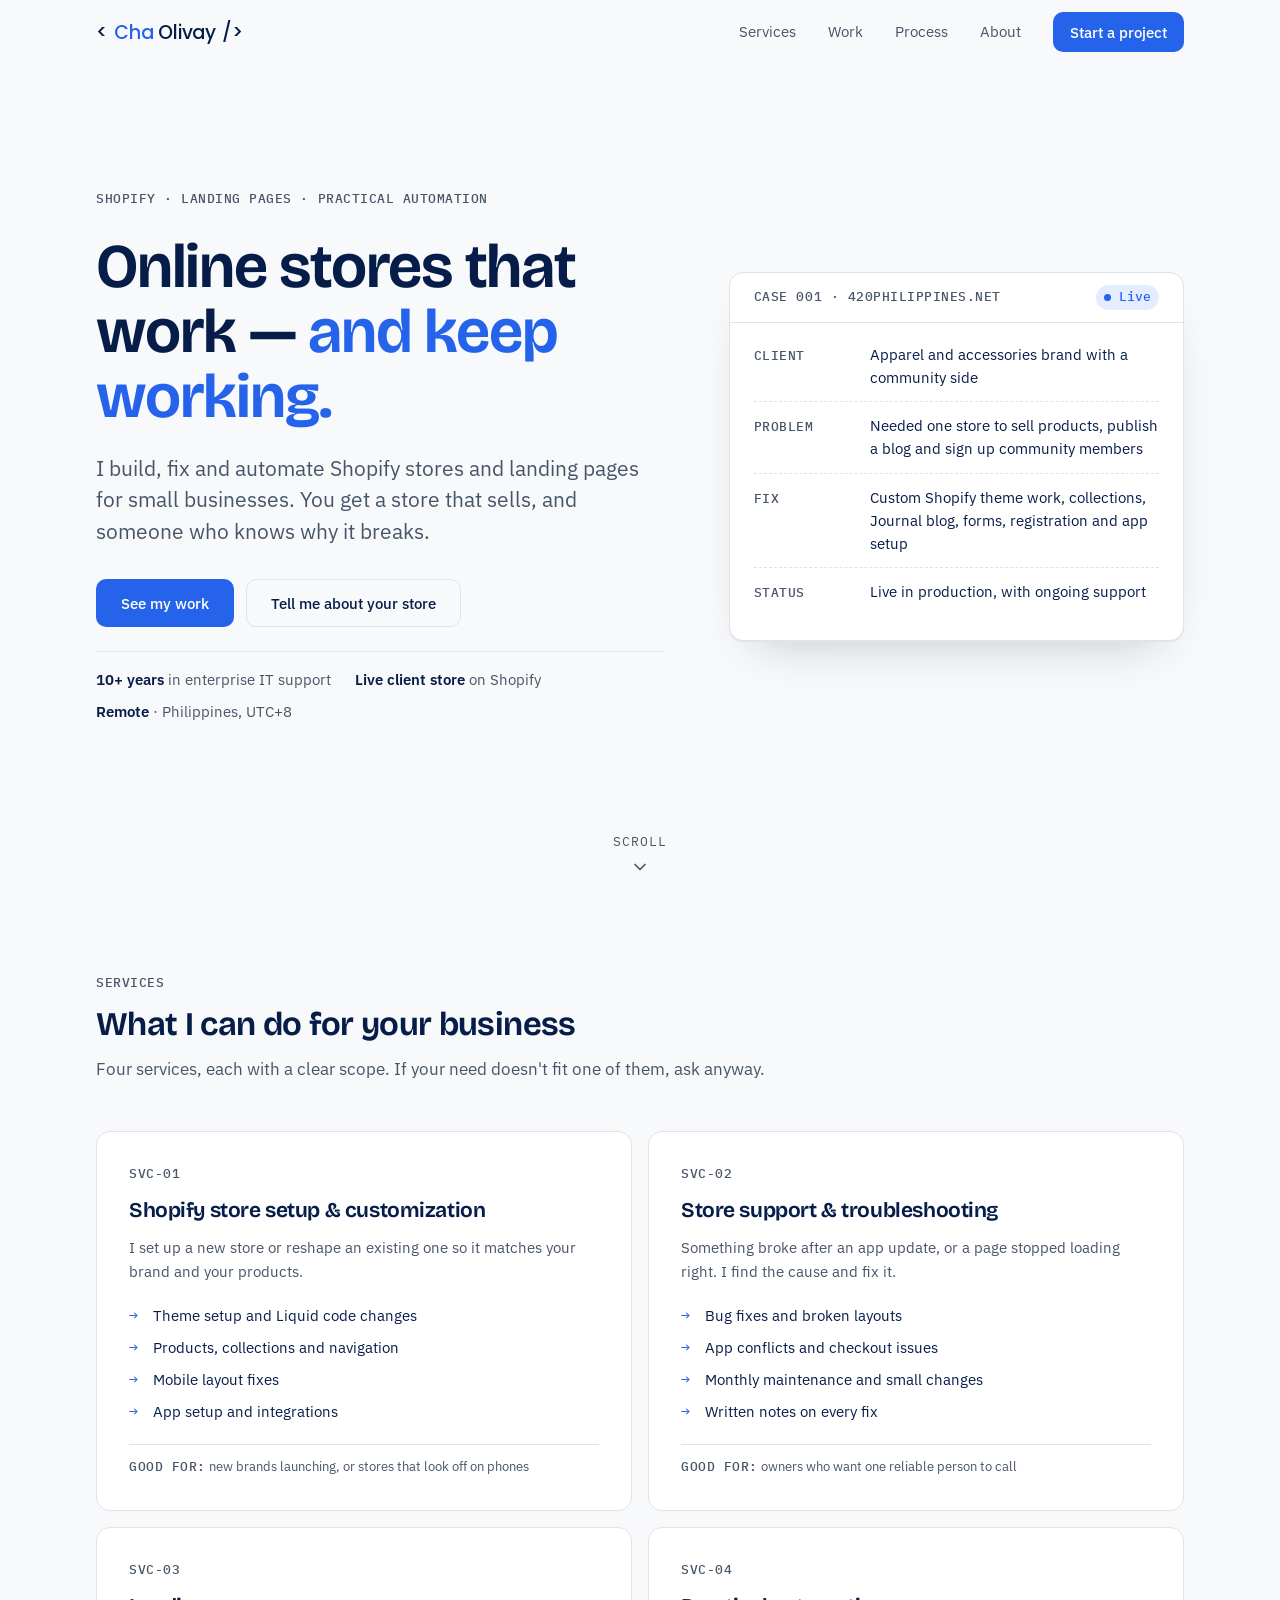
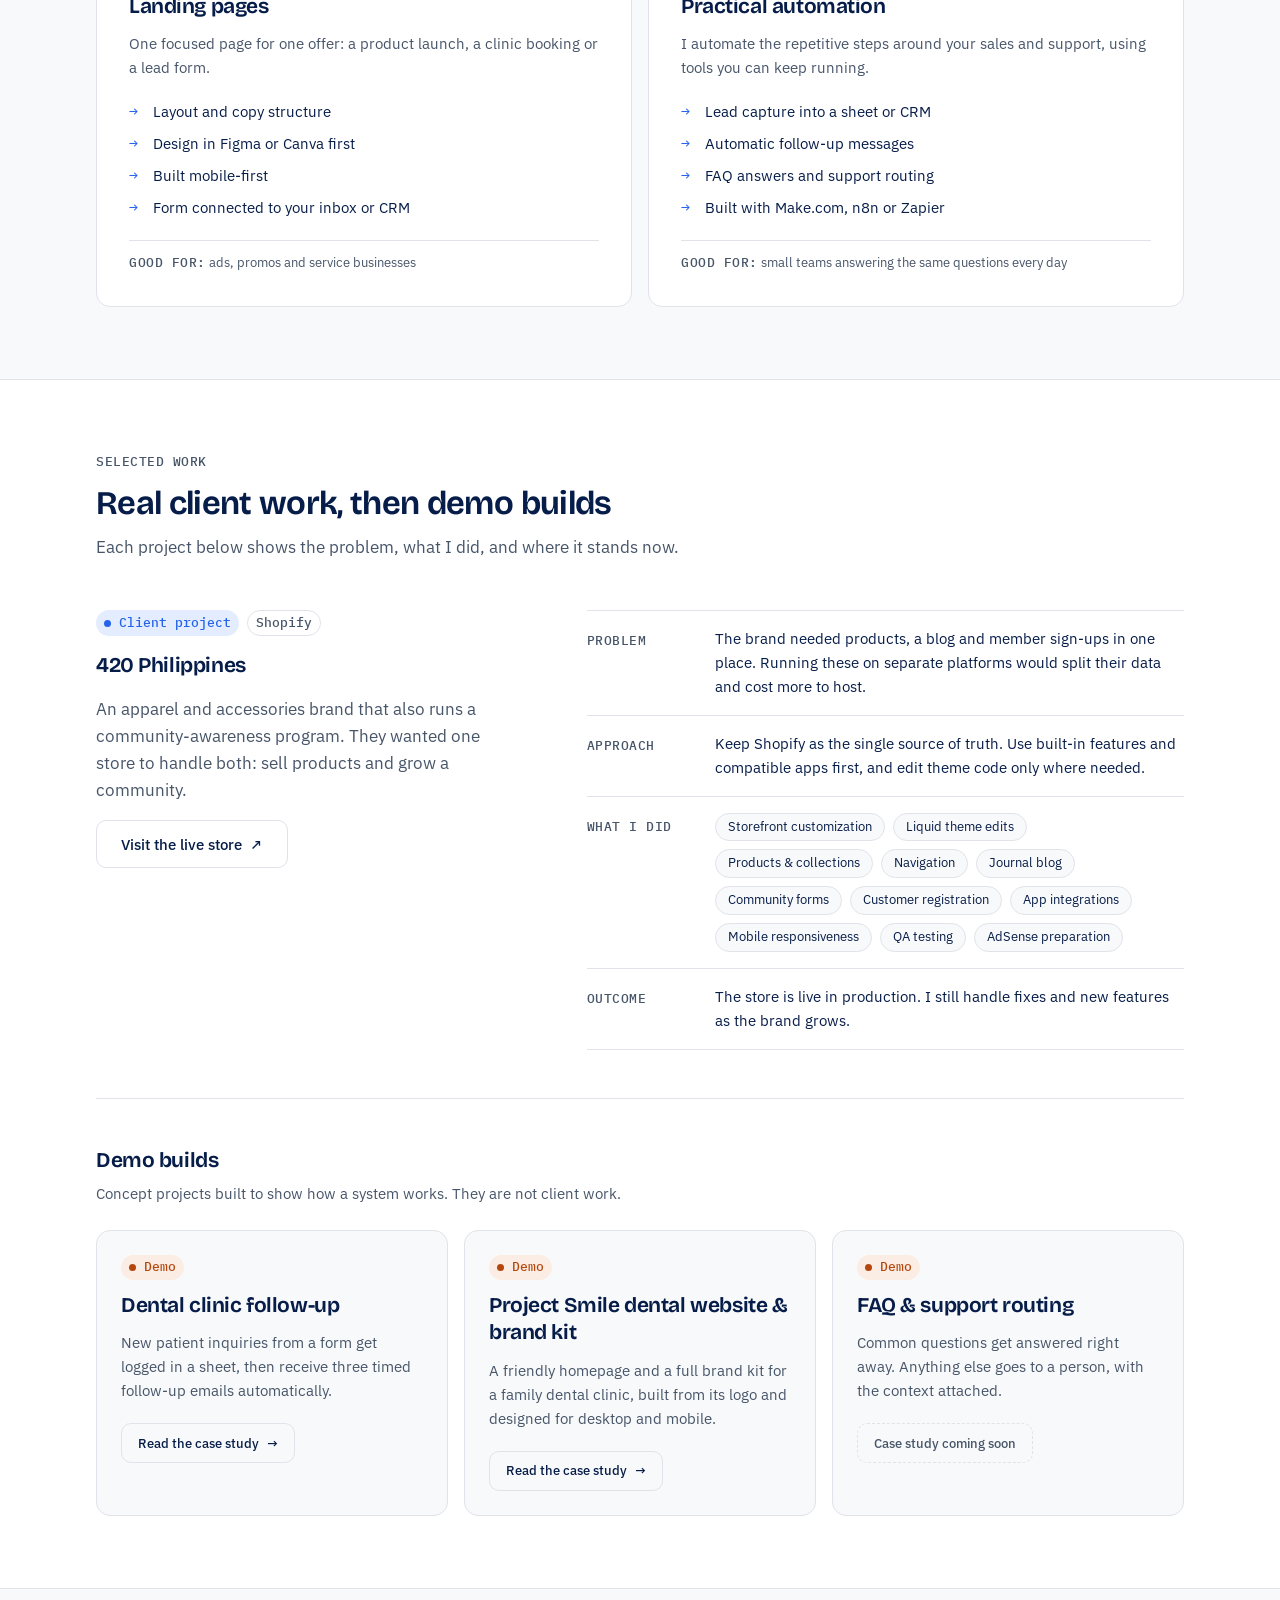
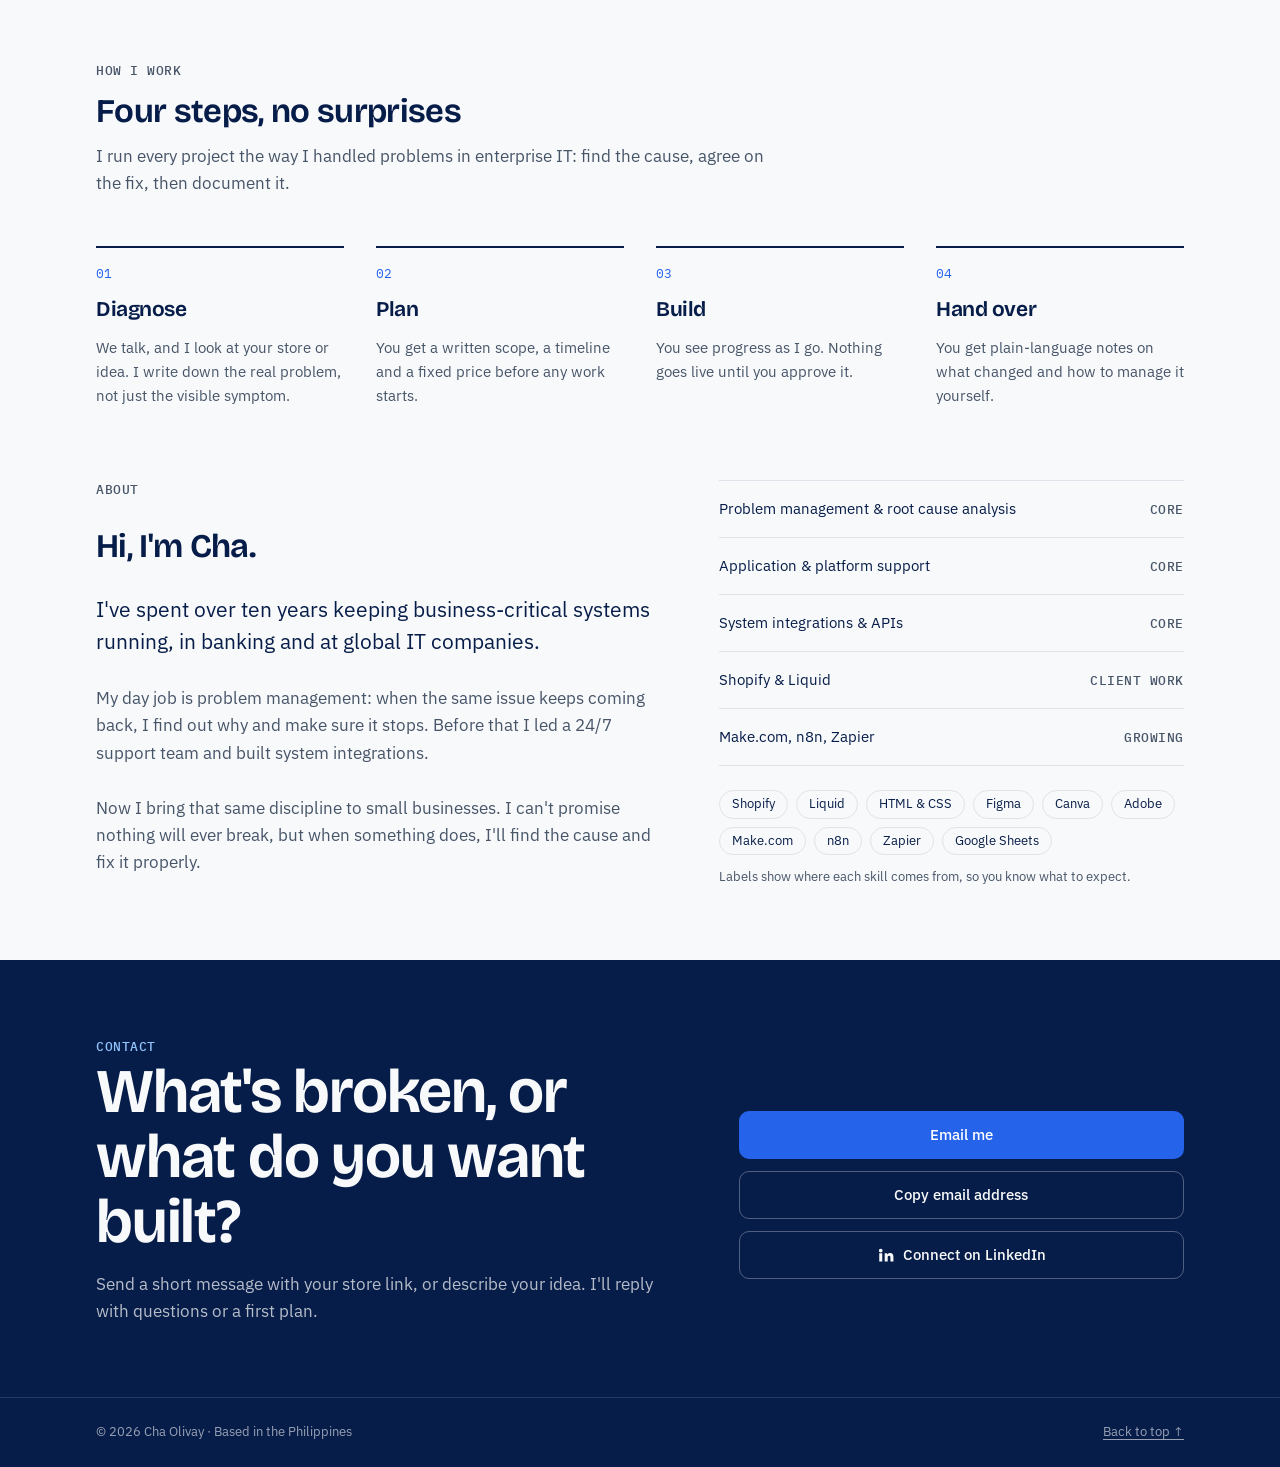
<file: index.html>
<!doctype html>
<html lang="en">
<head>
  <meta charset="utf-8">
  <meta name="viewport" content="width=device-width, initial-scale=1">
  <title>Cha Olivay — Shopify & Ecommerce Systems</title>
  <meta name="description" content="Cha Olivay builds, fixes and automates Shopify stores and landing pages for small businesses. Based in the Philippines, working with clients remotely.">
  <meta property="og:title" content="Cha Olivay — Shopify & Ecommerce Systems">
  <meta property="og:description" content="Shopify stores and landing pages that work — and keep working.">
  <meta property="og:type" content="website">
  <link rel="icon" type="image/svg+xml" href="assets/img/favicon.svg">
  <meta name="theme-color" content="#071D49">
  <link rel="preconnect" href="https://fonts.googleapis.com">
  <link rel="preconnect" href="https://fonts.gstatic.com" crossorigin>
  <link href="https://fonts.googleapis.com/css2?family=Bricolage+Grotesque:opsz,wght@12..96,500;12..96,650&family=IBM+Plex+Mono:wght@400;500&family=IBM+Plex+Sans:ital,wght@0,400;0,500;0,600;1,400&family=Poppins:wght@500&display=swap" rel="stylesheet">

  <link rel="stylesheet" href="assets/css/site.css?v=6">
</head>

<body>
  <a class="skip" href="#main">Skip to content</a>

  <!-- ============================== HEADER ============================== -->
  <header class="site-header" id="top">
    <div class="wrap">
      <a class="logo" href="#top" aria-label="Cha Olivay, back to top">
        <span class="logo-br" aria-hidden="true">&lt;</span>
        <span><span class="logo-first">Cha</span> Olivay</span>
        <span class="logo-br" aria-hidden="true">/&gt;</span>
      </a>

      <button class="nav-toggle" type="button" aria-expanded="false" aria-controls="site-nav" aria-label="Open menu">
        <svg viewBox="0 0 24 24" fill="none" stroke="currentColor" stroke-width="2" stroke-linecap="round" aria-hidden="true">
          <path class="icon-open" d="M4 7h16M4 12h16M4 17h16"/>
        </svg>
      </button>

      <nav class="site-nav" id="site-nav" aria-label="Main">
        <ul>
          <li><a href="#services">Services</a></li>
          <li><a href="#work">Work</a></li>
          <li><a href="#process">Process</a></li>
          <li><a href="#about">About</a></li>
          <li class="nav-cta"><a class="btn btn--primary" href="#contact">Start a project</a></li>
        </ul>
      </nav>
    </div>
  </header>

  <main id="main">

    <!-- ============================== HERO ============================== -->
    <section class="hero hero--full" aria-labelledby="hero-title">
      <div class="wrap hero-grid">
        <div class="hero-copy">
          <span class="label">Shopify · Landing pages · Practical automation</span>
          <h1 id="hero-title">Online stores that work — <em>and keep working.</em></h1>
          <p class="hero-lede">
            I build, fix and automate Shopify stores and landing pages for small businesses.
            You get a store that sells, and someone who knows why it breaks.
          </p>
          <div class="hero-actions">
            <a class="btn btn--primary" href="#work">See my work</a>
            <a class="btn btn--ghost" href="#contact">Tell me about your store</a>
          </div>
          <ul class="hero-facts">
            <li><strong>10+ years</strong> in enterprise IT support</li>
            <li><strong>Live client store</strong> on Shopify</li>
            <li><strong>Remote</strong> · Philippines, UTC+8</li>
          </ul>
        </div>

        <!-- Signature element: work shown as a resolved case file -->
        <article class="casefile reveal" aria-label="Featured case: 420 Philippines">
          <div class="casefile-top">
            <span class="label">Case 001 · 420philippines.net</span>
            <span class="tag">Live</span>
          </div>
          <dl>
            <div class="row">
              <dt class="label">Client</dt>
              <dd>Apparel and accessories brand with a community side</dd>
            </div>
            <div class="row">
              <dt class="label">Problem</dt>
              <dd>Needed one store to sell products, publish a blog and sign up community members</dd>
            </div>
            <div class="row">
              <dt class="label">Fix</dt>
              <dd>Custom Shopify theme work, collections, Journal blog, forms, registration and app setup</dd>
            </div>
            <div class="row">
              <dt class="label">Status</dt>
              <dd>Live in production, with ongoing support</dd>
            </div>
          </dl>
        </article>
      </div>
      <a class="scroll-cue" href="#services">
        Scroll
        <svg viewBox="0 0 24 24" fill="none" stroke="currentColor" stroke-width="2" stroke-linecap="round" stroke-linejoin="round" aria-hidden="true"><path d="M6 9l6 6 6-6"/></svg>
      </a>
    </section>

    <!-- ============================== SERVICES ============================== -->
    <section id="services" aria-labelledby="services-title">
      <div class="wrap">
        <header class="section-head reveal">
          <span class="label">Services</span>
          <h2 id="services-title">What I can do for your business</h2>
          <p>Four services, each with a clear scope. If your need doesn't fit one of them, ask anyway.</p>
        </header>

        <ul class="services-list">
          <li class="service reveal">
            <span class="label">SVC-01</span>
            <h3>Shopify store setup &amp; customization</h3>
            <p>I set up a new store or reshape an existing one so it matches your brand and your products.</p>
            <ul>
              <li>Theme setup and Liquid code changes</li>
              <li>Products, collections and navigation</li>
              <li>Mobile layout fixes</li>
              <li>App setup and integrations</li>
            </ul>
            <p class="good-for"><b>Good for:</b> new brands launching, or stores that look off on phones</p>
          </li>

          <li class="service reveal">
            <span class="label">SVC-02</span>
            <h3>Store support &amp; troubleshooting</h3>
            <p>Something broke after an app update, or a page stopped loading right. I find the cause and fix it.</p>
            <ul>
              <li>Bug fixes and broken layouts</li>
              <li>App conflicts and checkout issues</li>
              <li>Monthly maintenance and small changes</li>
              <li>Written notes on every fix</li>
            </ul>
            <p class="good-for"><b>Good for:</b> owners who want one reliable person to call</p>
          </li>

          <li class="service reveal">
            <span class="label">SVC-03</span>
            <h3>Landing pages</h3>
            <p>One focused page for one offer: a product launch, a clinic booking or a lead form.</p>
            <ul>
              <li>Layout and copy structure</li>
              <li>Design in Figma or Canva first</li>
              <li>Built mobile-first</li>
              <li>Form connected to your inbox or CRM</li>
            </ul>
            <p class="good-for"><b>Good for:</b> ads, promos and service businesses</p>
          </li>

          <li class="service reveal">
            <span class="label">SVC-04</span>
            <h3>Practical automation</h3>
            <p>I automate the repetitive steps around your sales and support, using tools you can keep running.</p>
            <ul>
              <li>Lead capture into a sheet or CRM</li>
              <li>Automatic follow-up messages</li>
              <li>FAQ answers and support routing</li>
              <li>Built with Make.com, n8n or Zapier</li>
            </ul>
            <p class="good-for"><b>Good for:</b> small teams answering the same questions every day</p>
          </li>
        </ul>
      </div>
    </section>

    <!-- ============================== WORK ============================== -->
    <section id="work" class="work" aria-labelledby="work-title">
      <div class="wrap">
        <header class="section-head reveal">
          <span class="label">Selected work</span>
          <h2 id="work-title">Real client work, then demo builds</h2>
          <p>Each project below shows the problem, what I did, and where it stands now.</p>
        </header>

        <!-- Case study: 420 Philippines -->
        <article class="case reveal" aria-labelledby="case-420">
          <div class="case-intro">
            <div class="case-meta">
              <span class="tag">Client project</span>
              <span class="tag tag--muted">Shopify</span>
            </div>
            <h3 id="case-420">420 Philippines</h3>
            <p>
              An apparel and accessories brand that also runs a community-awareness program.
              They wanted one store to handle both: sell products and grow a community.
            </p>
            <div>
              <a class="btn btn--ghost" href="https://420philippines.net" target="_blank" rel="noopener">
                Visit the live store <span aria-hidden="true">↗</span>
              </a>
            </div>
          </div>

          <ol class="case-steps">
            <li>
              <span class="label">Problem</span>
              <p>The brand needed products, a blog and member sign-ups in one place. Running these on separate platforms would split their data and cost more to host.</p>
            </li>
            <li>
              <span class="label">Approach</span>
              <p>Keep Shopify as the single source of truth. Use built-in features and compatible apps first, and edit theme code only where needed.</p>
            </li>
            <li>
              <span class="label">What I did</span>
              <div class="chips" role="list">
                <span class="chip" role="listitem">Storefront customization</span>
                <span class="chip" role="listitem">Liquid theme edits</span>
                <span class="chip" role="listitem">Products &amp; collections</span>
                <span class="chip" role="listitem">Navigation</span>
                <span class="chip" role="listitem">Journal blog</span>
                <span class="chip" role="listitem">Community forms</span>
                <span class="chip" role="listitem">Customer registration</span>
                <span class="chip" role="listitem">App integrations</span>
                <span class="chip" role="listitem">Mobile responsiveness</span>
                <span class="chip" role="listitem">QA testing</span>
                <span class="chip" role="listitem">AdSense preparation</span>
              </div>
            </li>
            <li>
              <span class="label">Outcome</span>
              <p>The store is live in production. I still handle fixes and new features as the brand grows.</p>
            </li>
          </ol>
        </article>

        <!-- Demo builds -->
        <div class="demos-head reveal">
          <h3>Demo builds</h3>
          <p>Concept projects built to show how a system works. They are not client work.</p>
        </div>

        <ul class="demos">
          <li class="demo reveal">
            <span class="tag tag--open">Demo</span>
            <h3>Dental clinic follow-up</h3>
            <p>New patient inquiries from a form get logged in a sheet, then receive three timed follow-up emails automatically.</p>
            <a class="btn btn--ghost" href="dental.html">Read the case study <span aria-hidden="true">→</span></a>
          </li>
          <li class="demo reveal">
            <span class="tag tag--open">Demo</span>
            <h3>Project Smile dental website &amp; brand kit</h3>
            <p>A friendly homepage and a full brand kit for a family dental clinic, built from its logo and designed for desktop and mobile.</p>
            <a class="btn btn--ghost" href="project-smile.html">Read the case study <span aria-hidden="true">→</span></a>
          </li>
          <li class="demo reveal">
            <span class="tag tag--open">Demo</span>
            <h3>FAQ &amp; support routing</h3>
            <p>Common questions get answered right away. Anything else goes to a person, with the context attached.</p>
            <a class="btn btn--ghost" aria-disabled="true" role="link">Case study coming soon</a>
          </li>
        </ul>
      </div>
    </section>

    <!-- ============================== PROCESS ============================== -->
    <section id="process" aria-labelledby="process-title">
      <div class="wrap">
        <header class="section-head reveal">
          <span class="label">How I work</span>
          <h2 id="process-title">Four steps, no surprises</h2>
          <p>I run every project the way I handled problems in enterprise IT: find the cause, agree on the fix, then document it.</p>
        </header>

        <ol class="steps">
          <li class="step reveal">
            <span class="num">01</span>
            <h3>Diagnose</h3>
            <p>We talk, and I look at your store or idea. I write down the real problem, not just the visible symptom.</p>
          </li>
          <li class="step reveal">
            <span class="num">02</span>
            <h3>Plan</h3>
            <p>You get a written scope, a timeline and a fixed price before any work starts.</p>
          </li>
          <li class="step reveal">
            <span class="num">03</span>
            <h3>Build</h3>
            <p>You see progress as I go. Nothing goes live until you approve it.</p>
          </li>
          <li class="step reveal">
            <span class="num">04</span>
            <h3>Hand over</h3>
            <p>You get plain-language notes on what changed and how to manage it yourself.</p>
          </li>
        </ol>
      </div>
    </section>

    <!-- ============================== ABOUT ============================== -->
    <section class="section--flush-top" id="about" aria-labelledby="about-title">
      <div class="wrap about-grid">
        <div class="about-copy reveal">
          <span class="label">About</span>
          <h2 id="about-title">Hi, I'm Cha.</h2>
          <p>
            I've spent over ten years keeping business-critical systems running, in banking
            and at global IT companies.
          </p>
          <p>
            My day job is problem management: when the same issue keeps coming back,
            I find out why and make sure it stops. Before that I led a 24/7 support team
            and built system integrations.
          </p>
          <p>
            Now I bring that same discipline to small businesses. I can't promise nothing
            will ever break, but when something does, I'll find the cause and fix it properly.
          </p>
        </div>

        <div class="reveal">
          <ul class="ledger" aria-label="Background">
            <li><span>Problem management &amp; root cause analysis</span><span class="label">Core</span></li>
            <li><span>Application &amp; platform support</span><span class="label">Core</span></li>
            <li><span>System integrations &amp; APIs</span><span class="label">Core</span></li>
            <li><span>Shopify &amp; Liquid</span><span class="label">Client work</span></li>
            <li><span>Make.com, n8n, Zapier</span><span class="label">Growing</span></li>
          </ul>
          <div class="tools" aria-label="Tools I use">
            <span class="chip">Shopify</span>
            <span class="chip">Liquid</span>
            <span class="chip">HTML &amp; CSS</span>
            <span class="chip">Figma</span>
            <span class="chip">Canva</span>
            <span class="chip">Adobe</span>
            <span class="chip">Make.com</span>
            <span class="chip">n8n</span>
            <span class="chip">Zapier</span>
            <span class="chip">Google Sheets</span>
          </div>
          <p class="tools-note">Labels show where each skill comes from, so you know what to expect.</p>
        </div>
      </div>
    </section>

    <!-- ============================== CONTACT ============================== -->
    <section id="contact" class="contact" aria-labelledby="contact-title">
      <div class="wrap contact-grid">
        <div class="reveal">
          <span class="label">Contact</span>
          <h2 id="contact-title">What's broken, or what do you want built?</h2>
          <p>
            Send a short message with your store link, or describe your idea.
            I'll reply with questions or a first plan.
          </p>
        </div>

        <div class="contact-actions reveal">
          <!-- Email: one place to change the address -->
          <a class="btn btn--primary" id="email-me" data-email="cfolivay@gmail.com"
             href="mailto:cfolivay@gmail.com?subject=Project%20inquiry"
             aria-expanded="false" aria-controls="email-options">
            Email me
          </a>

          <!-- Shown when "Email me" is clicked: pick the email app you use -->
          <div class="email-options" id="email-options" hidden>
            <p class="email-options-label">Open a new message in:</p>
            <div class="email-options-row">
              <a class="btn btn--ghost btn--sm" id="email-gmail" target="_blank" rel="noopener">Gmail</a>
              <a class="btn btn--ghost btn--sm" id="email-outlook" target="_blank" rel="noopener">Outlook</a>
              <a class="btn btn--ghost btn--sm" id="email-default">Mail app</a>
            </div>
          </div>

          <button class="btn btn--ghost" type="button" id="copy-email">Copy email address</button>

          <a class="btn btn--ghost" href="https://linkedin.com/in/cfolivay" target="_blank" rel="noopener">
            <svg class="btn-icon" viewBox="0 0 24 24" aria-hidden="true" fill="currentColor"><path d="M4.98 3.5a2.5 2.5 0 1 1 0 5 2.5 2.5 0 0 1 0-5zM3 9.75h4v11H3v-11zm6.5 0h3.8v1.5h.06c.53-.95 1.83-1.95 3.77-1.95 4.03 0 4.77 2.5 4.77 5.76v5.69h-4v-5.05c0-1.2-.02-2.75-1.7-2.75-1.7 0-1.95 1.3-1.95 2.66v5.14h-4v-11z"/></svg>
            Connect on LinkedIn
          </a>

          <p class="copy-status" id="copy-status" role="status" aria-live="polite"></p>
        </div>
      </div>
    </section>
  </main>

  <!-- ============================== FOOTER ============================== -->
  <footer class="site-footer">
    <div class="wrap">
      <span>© <span id="year">2026</span> Cha Olivay · Based in the Philippines</span>
      <a href="#top">Back to top ↑</a>
    </div>
  </footer>

  <script src="assets/js/site.js?v=6"></script>
  <script>
    (function () {
      // Copy email, with clear success and failure messages
      var copyBtn = document.getElementById('copy-email');
      var status = document.getElementById('copy-status');
      var email = document.querySelector('[data-email]').getAttribute('data-email');
      var showStatus = function (msg, ok) {
        status.textContent = msg;
        status.className = 'copy-status ' + (ok ? 'is-ok' : 'is-error');
        clearTimeout(showStatus.t);
        showStatus.t = setTimeout(function () { status.textContent = ''; }, 4000);
      };
      // Fallback for older browsers without the Clipboard API
      var legacyCopy = function (text) {
        var ta = document.createElement('textarea');
        ta.value = text; ta.setAttribute('readonly', '');
        ta.style.position = 'fixed'; ta.style.opacity = '0';
        document.body.appendChild(ta); ta.select();
        var ok = false;
        try { ok = document.execCommand('copy'); } catch (e) { ok = false; }
        document.body.removeChild(ta);
        return ok;
      };
      copyBtn.addEventListener('click', function () {
        var done = function () { showStatus('Copied: ' + email, true); };
        var fail = function () { showStatus("Couldn't copy. My email is " + email, false); };
        if (navigator.clipboard && window.isSecureContext) {
          navigator.clipboard.writeText(email).then(done, function () {
            legacyCopy(email) ? done() : fail();
          });
        } else {
          legacyCopy(email) ? done() : fail();
        }
      });

      // "Email me": open a pre-filled new message in the visitor's email app
      var subject = 'Project inquiry';
      var body = 'Hi Cha,\n\n' +
                 'Store or website link (if any):\n' +
                 'What I need help with:\n' +
                 'Timeline:\n\n' +
                 'Thanks,\n';
      var enc = encodeURIComponent;
      document.getElementById('email-gmail').href =
        'https://mail.google.com/mail/?view=cm&fs=1&to=' + enc(email) + '&su=' + enc(subject) + '&body=' + enc(body);
      document.getElementById('email-outlook').href =
        'https://outlook.office.com/mail/deeplink/compose?to=' + enc(email) + '&subject=' + enc(subject) + '&body=' + enc(body);
      document.getElementById('email-default').href =
        'mailto:' + email + '?subject=' + enc(subject) + '&body=' + enc(body);

      // Without JS, "Email me" stays a plain mailto link. With JS, it toggles the options.
      var emailBtn = document.getElementById('email-me');
      var emailOptions = document.getElementById('email-options');
      emailBtn.addEventListener('click', function (e) {
        e.preventDefault();
        var open = emailOptions.hidden;
        emailOptions.hidden = !open;
        emailBtn.setAttribute('aria-expanded', String(open));
        if (open) document.getElementById('email-gmail').focus({ preventScroll: true });
      });
    })();
  </script>
</body>
</html>
</file>
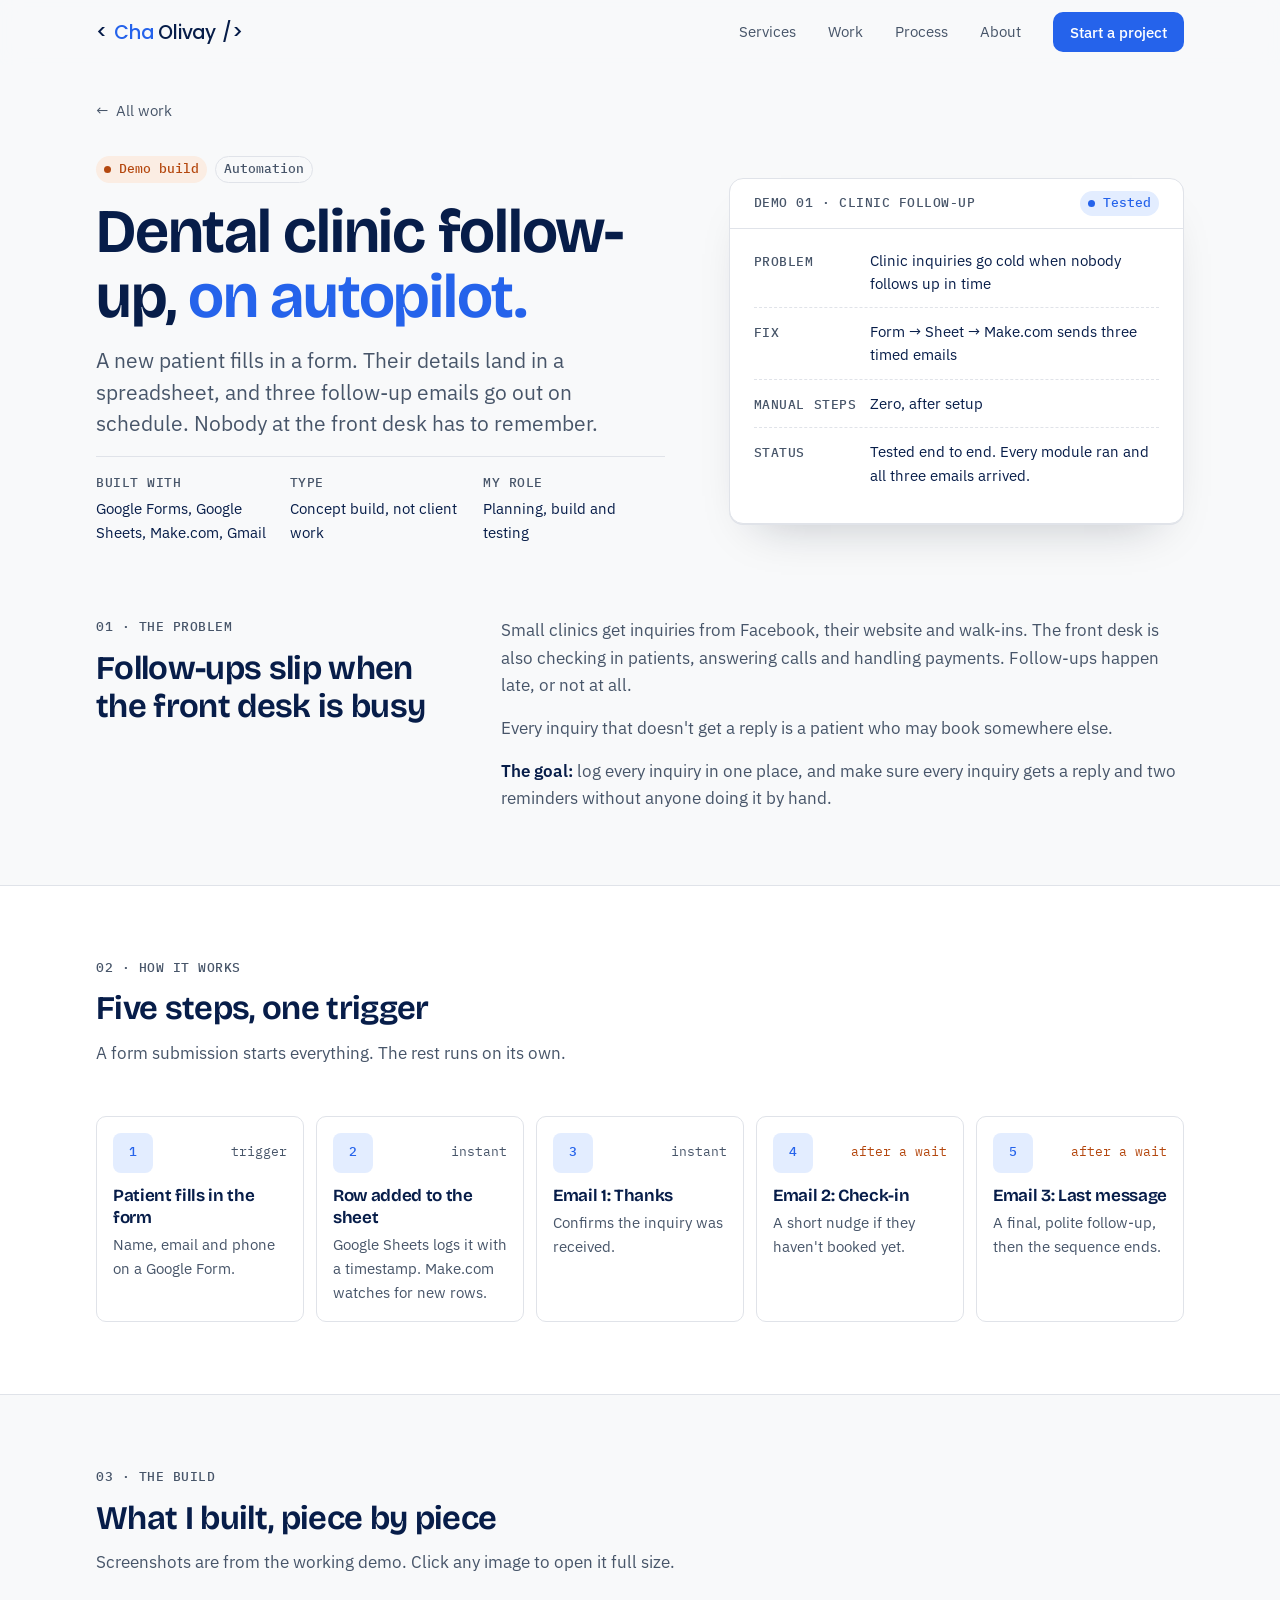
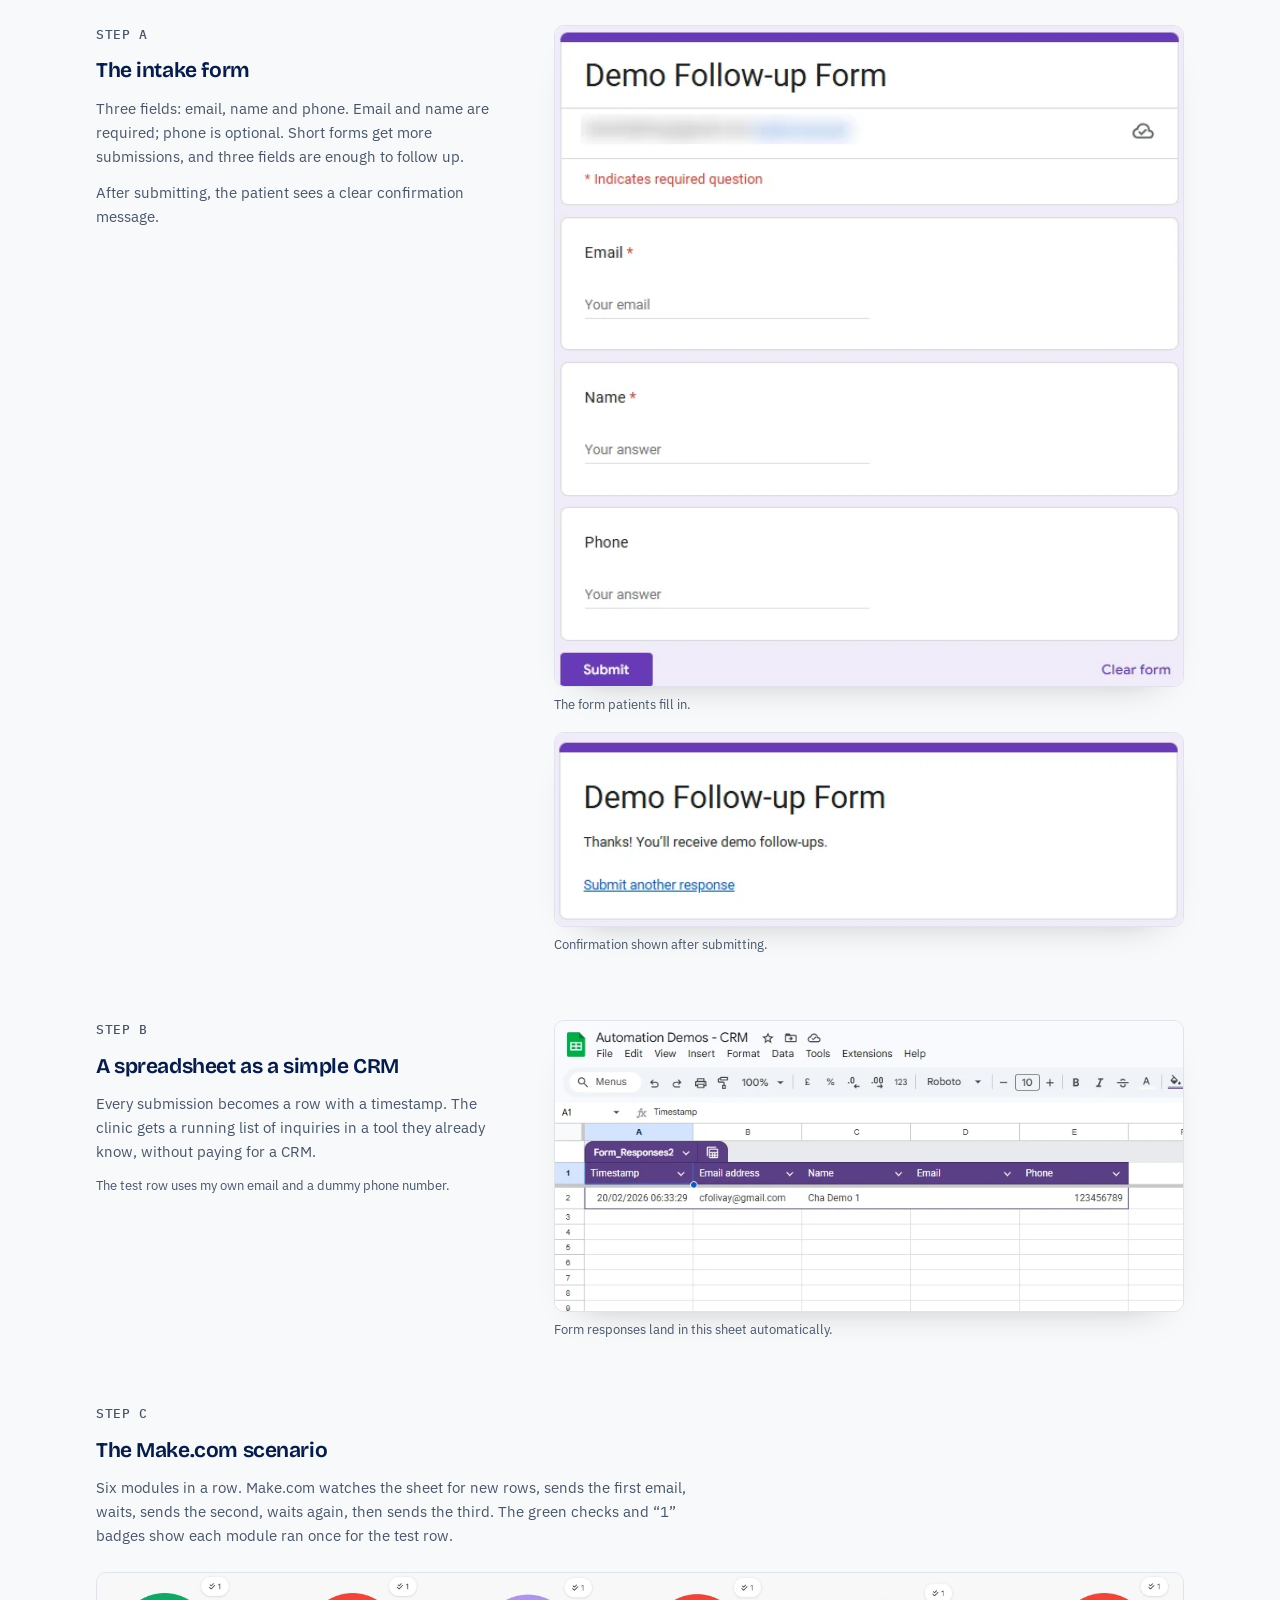
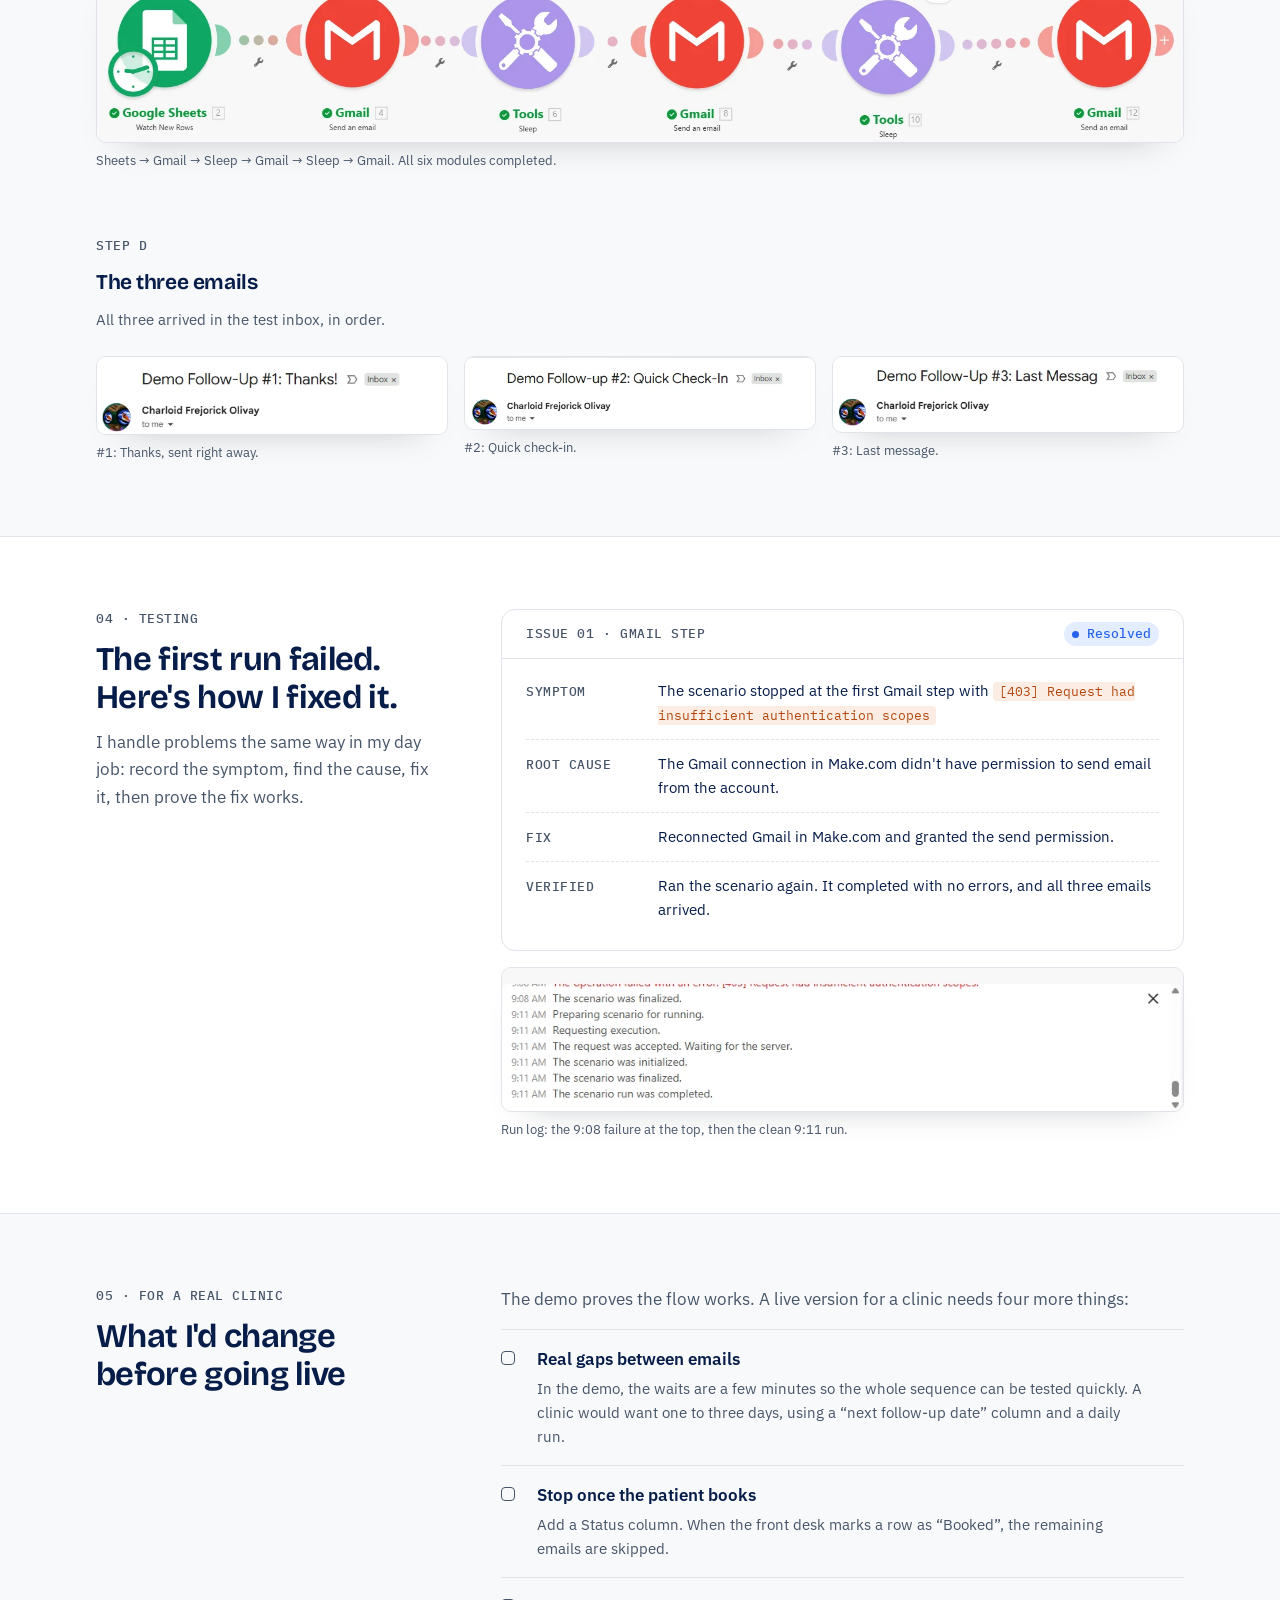
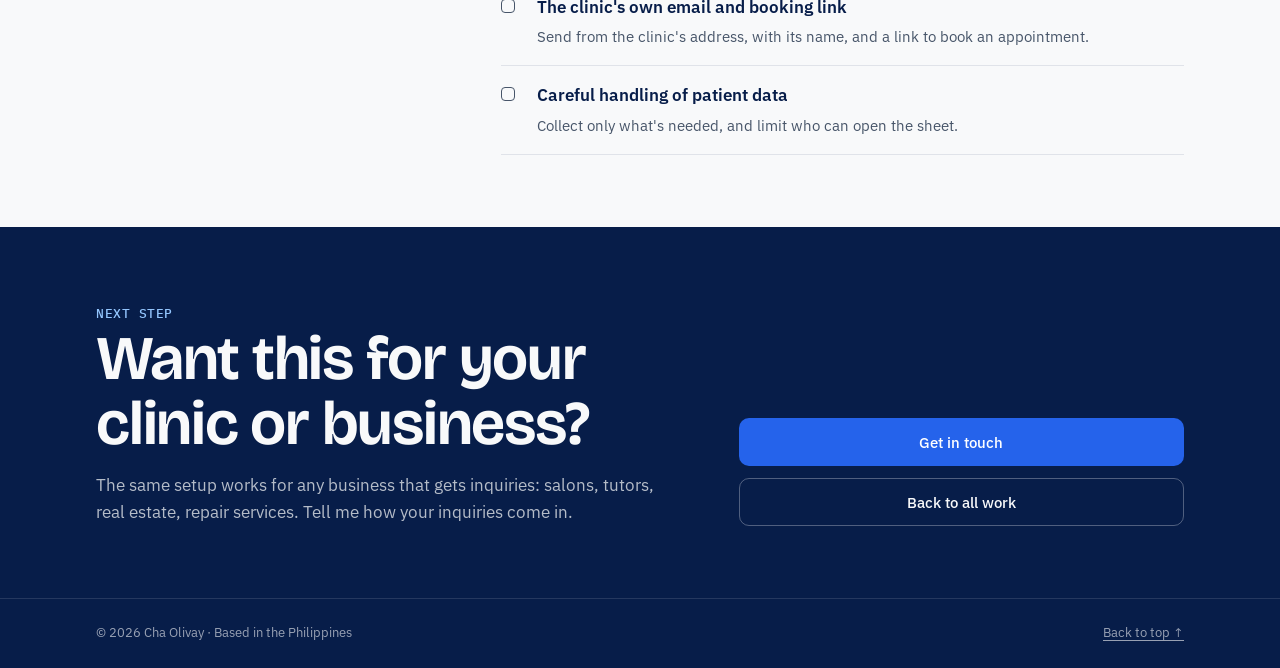
<file: dental.html>
<!doctype html>
<html lang="en">
<head>
  <meta charset="utf-8">
  <meta name="viewport" content="width=device-width, initial-scale=1">
  <title>Dental Clinic Follow-up Automation — Cha Olivay</title>
  <meta name="description" content="Demo build: a Google Form, Google Sheets and Make.com system that logs new patient inquiries and sends three timed follow-up emails automatically.">
  <meta property="og:title" content="Dental Clinic Follow-up Automation — Cha Olivay">
  <meta property="og:description" content="New patient inquiries get logged and followed up three times, with no manual steps.">
  <meta property="og:type" content="article">
  <link rel="icon" type="image/svg+xml" href="assets/img/favicon.svg">
  <meta name="theme-color" content="#071D49">
  <link rel="preconnect" href="https://fonts.googleapis.com">
  <link rel="preconnect" href="https://fonts.gstatic.com" crossorigin>
  <link href="https://fonts.googleapis.com/css2?family=Bricolage+Grotesque:opsz,wght@12..96,500;12..96,650&family=IBM+Plex+Mono:wght@400;500&family=IBM+Plex+Sans:ital,wght@0,400;0,500;0,600;1,400&family=Poppins:wght@500&display=swap" rel="stylesheet">
  <link rel="stylesheet" href="assets/css/site.css?v=6">
</head>

<body>
  <a class="skip" href="#main">Skip to content</a>

  <!-- ============================== HEADER ============================== -->
  <header class="site-header" id="top">
    <div class="wrap">
      <a class="logo" href="index.html" aria-label="Cha Olivay, home">
        <span class="logo-br" aria-hidden="true">&lt;</span>
        <span><span class="logo-first">Cha</span> Olivay</span>
        <span class="logo-br" aria-hidden="true">/&gt;</span>
      </a>

      <button class="nav-toggle" type="button" aria-expanded="false" aria-controls="site-nav" aria-label="Open menu">
        <svg viewBox="0 0 24 24" fill="none" stroke="currentColor" stroke-width="2" stroke-linecap="round" aria-hidden="true">
          <path d="M4 7h16M4 12h16M4 17h16"/>
        </svg>
      </button>

      <nav class="site-nav" id="site-nav" aria-label="Main">
        <ul>
          <li><a href="index.html#services">Services</a></li>
          <li><a href="index.html#work">Work</a></li>
          <li><a href="index.html#process">Process</a></li>
          <li><a href="index.html#about">About</a></li>
          <li class="nav-cta"><a class="btn btn--primary" href="index.html#contact">Start a project</a></li>
        </ul>
      </nav>
    </div>
  </header>

  <main id="main">

    <!-- ============================== HERO ============================== -->
    <section class="hero cs-hero" aria-labelledby="cs-title">
      <div class="wrap">
        <a class="crumb" href="index.html#work"><span aria-hidden="true">←</span> All work</a>
      </div>
      <div class="wrap hero-grid" style="margin-top: var(--s-6)">
        <div class="hero-copy">
          <div class="case-meta">
            <span class="tag tag--open">Demo build</span>
            <span class="tag tag--muted">Automation</span>
          </div>
          <h1 id="cs-title">Dental clinic follow-up, <em>on autopilot.</em></h1>
          <p class="hero-lede">
            A new patient fills in a form. Their details land in a spreadsheet, and three
            follow-up emails go out on schedule. Nobody at the front desk has to remember.
          </p>
          <dl class="cs-meta">
            <div>
              <dt class="label">Built with</dt>
              <dd>Google Forms, Google Sheets, Make.com, Gmail</dd>
            </div>
            <div>
              <dt class="label">Type</dt>
              <dd>Concept build, not client work</dd>
            </div>
            <div>
              <dt class="label">My role</dt>
              <dd>Planning, build and testing</dd>
            </div>
          </dl>
        </div>

        <article class="casefile reveal" aria-label="Case summary">
          <div class="casefile-top">
            <span class="label">Demo 01 · Clinic follow-up</span>
            <span class="tag">Tested</span>
          </div>
          <dl>
            <div class="row">
              <dt class="label">Problem</dt>
              <dd>Clinic inquiries go cold when nobody follows up in time</dd>
            </div>
            <div class="row">
              <dt class="label">Fix</dt>
              <dd>Form → Sheet → Make.com sends three timed emails</dd>
            </div>
            <div class="row">
              <dt class="label">Manual steps</dt>
              <dd>Zero, after setup</dd>
            </div>
            <div class="row">
              <dt class="label">Status</dt>
              <dd>Tested end to end. Every module ran and all three emails arrived.</dd>
            </div>
          </dl>
        </article>
      </div>
    </section>

    <!-- ============================== PROBLEM ============================== -->
    <section class="section--flush-top" aria-labelledby="problem-title">
      <div class="wrap cs-block reveal">
        <header class="cs-block-head">
          <span class="label">01 · The problem</span>
          <h2 id="problem-title">Follow-ups slip when the front desk is busy</h2>
        </header>
        <div class="cs-block-body">
          <p>
            Small clinics get inquiries from Facebook, their website and walk-ins.
            The front desk is also checking in patients, answering calls and handling payments.
            Follow-ups happen late, or not at all.
          </p>
          <p>
            Every inquiry that doesn't get a reply is a patient who may book somewhere else.
          </p>
          <p>
            <strong>The goal:</strong> log every inquiry in one place, and make sure every inquiry
            gets a reply and two reminders without anyone doing it by hand.
          </p>
        </div>
      </div>
    </section>

    <!-- ============================== FLOW ============================== -->
    <section class="work" aria-labelledby="flow-title">
      <div class="wrap">
        <header class="section-head reveal">
          <span class="label">02 · How it works</span>
          <h2 id="flow-title">Five steps, one trigger</h2>
          <p>A form submission starts everything. The rest runs on its own.</p>
        </header>

        <ol class="flow reveal" aria-label="Automation flow">
          <li class="flow-node">
            <div class="flow-node-top"><span class="num">1</span><span class="when">trigger</span></div>
            <div><h3>Patient fills in the form</h3><p>Name, email and phone on a Google Form.</p></div>
          </li>
          <li class="flow-link" aria-hidden="true">instant</li>
          <li class="flow-node">
            <div class="flow-node-top"><span class="num">2</span><span class="when">instant</span></div>
            <div><h3>Row added to the sheet</h3><p>Google Sheets logs it with a timestamp. Make.com watches for new rows.</p></div>
          </li>
          <li class="flow-link" aria-hidden="true">instant</li>
          <li class="flow-node">
            <div class="flow-node-top"><span class="num">3</span><span class="when">instant</span></div>
            <div><h3>Email 1: Thanks</h3><p>Confirms the inquiry was received.</p></div>
          </li>
          <li class="flow-link flow-link--wait" aria-hidden="true">wait</li>
          <li class="flow-node">
            <div class="flow-node-top"><span class="num">4</span><span class="when when--wait">after a wait</span></div>
            <div><h3>Email 2: Check-in</h3><p>A short nudge if they haven't booked yet.</p></div>
          </li>
          <li class="flow-link flow-link--wait" aria-hidden="true">wait</li>
          <li class="flow-node">
            <div class="flow-node-top"><span class="num">5</span><span class="when when--wait">after a wait</span></div>
            <div><h3>Email 3: Last message</h3><p>A final, polite follow-up, then the sequence ends.</p></div>
          </li>
        </ol>
      </div>
    </section>

    <!-- ============================== BUILD ============================== -->
    <section aria-labelledby="build-title">
      <div class="wrap">
        <header class="section-head reveal">
          <span class="label">03 · The build</span>
          <h2 id="build-title">What I built, piece by piece</h2>
          <p>Screenshots are from the working demo. Click any image to open it full size.</p>
        </header>

        <ol class="build-steps">
          <!-- Step A: Form -->
          <li class="build-step reveal">
            <div class="build-step-copy">
              <span class="label">Step A</span>
              <h3>The intake form</h3>
              <p>
                Three fields: email, name and phone. Email and name are required; phone is optional.
                Short forms get more submissions, and three fields are enough to follow up.
              </p>
              <p>After submitting, the patient sees a clear confirmation message.</p>
            </div>
            <div class="shot-stack">
              <figure class="shot">
                <a class="shot-frame" href="assets/img/dental/form.webp" target="_blank" rel="noopener">
                  <img src="assets/img/dental/form.webp" width="585" height="615" loading="lazy"
                       alt="Google Form titled Demo Follow-up Form with Email, Name and Phone fields and a Submit button">
                </a>
                <figcaption>The form patients fill in.</figcaption>
              </figure>
              <figure class="shot">
                <a class="shot-frame" href="assets/img/dental/form-done.webp" target="_blank" rel="noopener">
                  <img src="assets/img/dental/form-done.webp" width="585" height="180" loading="lazy"
                       alt="Form confirmation reading: Thanks! You'll receive demo follow-ups.">
                </a>
                <figcaption>Confirmation shown after submitting.</figcaption>
              </figure>
            </div>
          </li>

          <!-- Step B: Sheet -->
          <li class="build-step reveal">
            <div class="build-step-copy">
              <span class="label">Step B</span>
              <h3>A spreadsheet as a simple CRM</h3>
              <p>
                Every submission becomes a row with a timestamp. The clinic gets a running list
                of inquiries in a tool they already know, without paying for a CRM.
              </p>
              <p class="note">The test row uses my own email and a dummy phone number.</p>
            </div>
            <figure class="shot">
              <a class="shot-frame" href="assets/img/dental/sheet.webp" target="_blank" rel="noopener">
                <img src="assets/img/dental/sheet.webp" width="785" height="362" loading="lazy"
                     alt="Google Sheet named Automation Demos - CRM with columns Timestamp, Email address, Name, Email and Phone, holding one test row">
              </a>
              <figcaption>Form responses land in this sheet automatically.</figcaption>
            </figure>
          </li>

          <!-- Step C: Make.com -->
          <li class="build-step build-step--wide reveal">
            <div class="build-step-copy">
              <span class="label">Step C</span>
              <h3>The Make.com scenario</h3>
              <p>
                Six modules in a row. Make.com watches the sheet for new rows, sends the first email,
                waits, sends the second, waits again, then sends the third.
                The green checks and “1” badges show each module ran once for the test row.
              </p>
            </div>
            <figure class="shot">
              <a class="shot-frame shot-scroll" href="assets/img/dental/scenario-run.webp" target="_blank" rel="noopener">
                <img src="assets/img/dental/scenario-run.webp" width="1740" height="270" loading="lazy"
                     alt="Make.com scenario: Google Sheets Watch New Rows, Gmail Send an email, Tools Sleep, Gmail Send an email, Tools Sleep, Gmail Send an email. All six modules show a green check.">
              </a>
              <figcaption>Sheets → Gmail → Sleep → Gmail → Sleep → Gmail. All six modules completed.<span class="swipe-hint"> Swipe sideways to see the full scenario.</span></figcaption>
            </figure>
          </li>

          <!-- Step D: Emails -->
          <li class="build-step build-step--wide reveal">
            <div class="build-step-copy">
              <span class="label">Step D</span>
              <h3>The three emails</h3>
              <p>All three arrived in the test inbox, in order.</p>
            </div>
            <div class="shot-row shot-row--3">
              <figure class="shot">
                <a class="shot-frame" href="assets/img/dental/email-1.webp" target="_blank" rel="noopener">
                  <img src="assets/img/dental/email-1.webp" width="500" height="110" loading="lazy"
                       alt="Inbox email with subject Demo Follow-Up #1: Thanks!">
                </a>
                <figcaption>#1: Thanks, sent right away.</figcaption>
              </figure>
              <figure class="shot">
                <a class="shot-frame" href="assets/img/dental/email-2.webp" target="_blank" rel="noopener">
                  <img src="assets/img/dental/email-2.webp" width="568" height="110" loading="lazy"
                       alt="Inbox email with subject Demo Follow-up #2: Quick Check-In">
                </a>
                <figcaption>#2: Quick check-in.</figcaption>
              </figure>
              <figure class="shot">
                <a class="shot-frame" href="assets/img/dental/email-3.webp" target="_blank" rel="noopener">
                  <img src="assets/img/dental/email-3.webp" width="523" height="110" loading="lazy"
                       alt="Inbox email with subject Demo Follow-Up #3: Last Message">
                </a>
                <figcaption>#3: Last message.</figcaption>
              </figure>
            </div>
          </li>
        </ol>
      </div>
    </section>

    <!-- ============================== TROUBLESHOOTING ============================== -->
    <section class="work" aria-labelledby="fix-title">
      <div class="wrap cs-block">
        <header class="cs-block-head reveal">
          <span class="label">04 · Testing</span>
          <h2 id="fix-title">The first run failed. Here's how I fixed it.</h2>
          <p style="color: var(--ink-soft)">
            I handle problems the same way in my day job:
            record the symptom, find the cause, fix it, then prove the fix works.
          </p>
        </header>

        <div class="cs-block-body reveal">
          <article class="incident" aria-label="Troubleshooting record">
            <div class="incident-top">
              <span class="label">Issue 01 · Gmail step</span>
              <span class="tag">Resolved</span>
            </div>
            <dl>
              <div class="row">
                <dt class="label">Symptom</dt>
                <dd>The scenario stopped at the first Gmail step with
                  <code>[403] Request had insufficient authentication scopes</code></dd>
              </div>
              <div class="row">
                <dt class="label">Root cause</dt>
                <dd>The Gmail connection in Make.com didn't have permission to send email from the account.</dd>
              </div>
              <div class="row">
                <dt class="label">Fix</dt>
                <dd>Reconnected Gmail in Make.com and granted the send permission.</dd>
              </div>
              <div class="row">
                <dt class="label">Verified</dt>
                <dd>Ran the scenario again. It completed with no errors, and all three emails arrived.</dd>
              </div>
            </dl>
          </article>

          <figure class="shot">
            <a class="shot-frame" href="assets/img/dental/runlog.webp" target="_blank" rel="noopener">
              <img src="assets/img/dental/runlog.webp" width="860" height="180" loading="lazy"
                   alt="Make.com run log: the failed 9:08 AM run is visible at the top, followed by a 9:11 AM run ending in: The scenario run was completed.">
            </a>
            <figcaption>Run log: the 9:08 failure at the top, then the clean 9:11 run.</figcaption>
          </figure>
        </div>
      </div>
    </section>

    <!-- ============================== NEXT ============================== -->
    <section aria-labelledby="next-title">
      <div class="wrap cs-block reveal">
        <header class="cs-block-head">
          <span class="label">05 · For a real clinic</span>
          <h2 id="next-title">What I'd change before going live</h2>
        </header>
        <div class="cs-block-body">
          <p>The demo proves the flow works. A live version for a clinic needs four more things:</p>
          <ul class="todo">
            <li>
              <div>
                <strong>Real gaps between emails</strong>
                <span>In the demo, the waits are a few minutes so the whole sequence can be tested quickly.
                  A clinic would want one to three days, using a “next follow-up date” column and a daily run.</span>
              </div>
            </li>
            <li>
              <div>
                <strong>Stop once the patient books</strong>
                <span>Add a Status column. When the front desk marks a row as “Booked”, the remaining emails are skipped.</span>
              </div>
            </li>
            <li>
              <div>
                <strong>The clinic's own email and booking link</strong>
                <span>Send from the clinic's address, with its name, and a link to book an appointment.</span>
              </div>
            </li>
            <li>
              <div>
                <strong>Careful handling of patient data</strong>
                <span>Collect only what's needed, and limit who can open the sheet.</span>
              </div>
            </li>
          </ul>
        </div>
      </div>
    </section>

    <!-- ============================== CTA ============================== -->
    <section class="contact" aria-labelledby="cta-title">
      <div class="wrap contact-grid">
        <div class="reveal">
          <span class="label">Next step</span>
          <h2 id="cta-title">Want this for your clinic or business?</h2>
          <p>
            The same setup works for any business that gets inquiries: salons, tutors,
            real estate, repair services. Tell me how your inquiries come in.
          </p>
        </div>
        <div class="contact-actions reveal">
          <a class="btn btn--primary" href="index.html#contact">Get in touch</a>
          <a class="btn btn--ghost" href="index.html#work">Back to all work</a>
        </div>
      </div>
    </section>
  </main>

  <!-- ============================== FOOTER ============================== -->
  <footer class="site-footer">
    <div class="wrap">
      <span>© <span id="year">2026</span> Cha Olivay · Based in the Philippines</span>
      <a href="#top">Back to top ↑</a>
    </div>
  </footer>

  <script src="assets/js/site.js?v=6"></script>
</body>
</html>
</file>
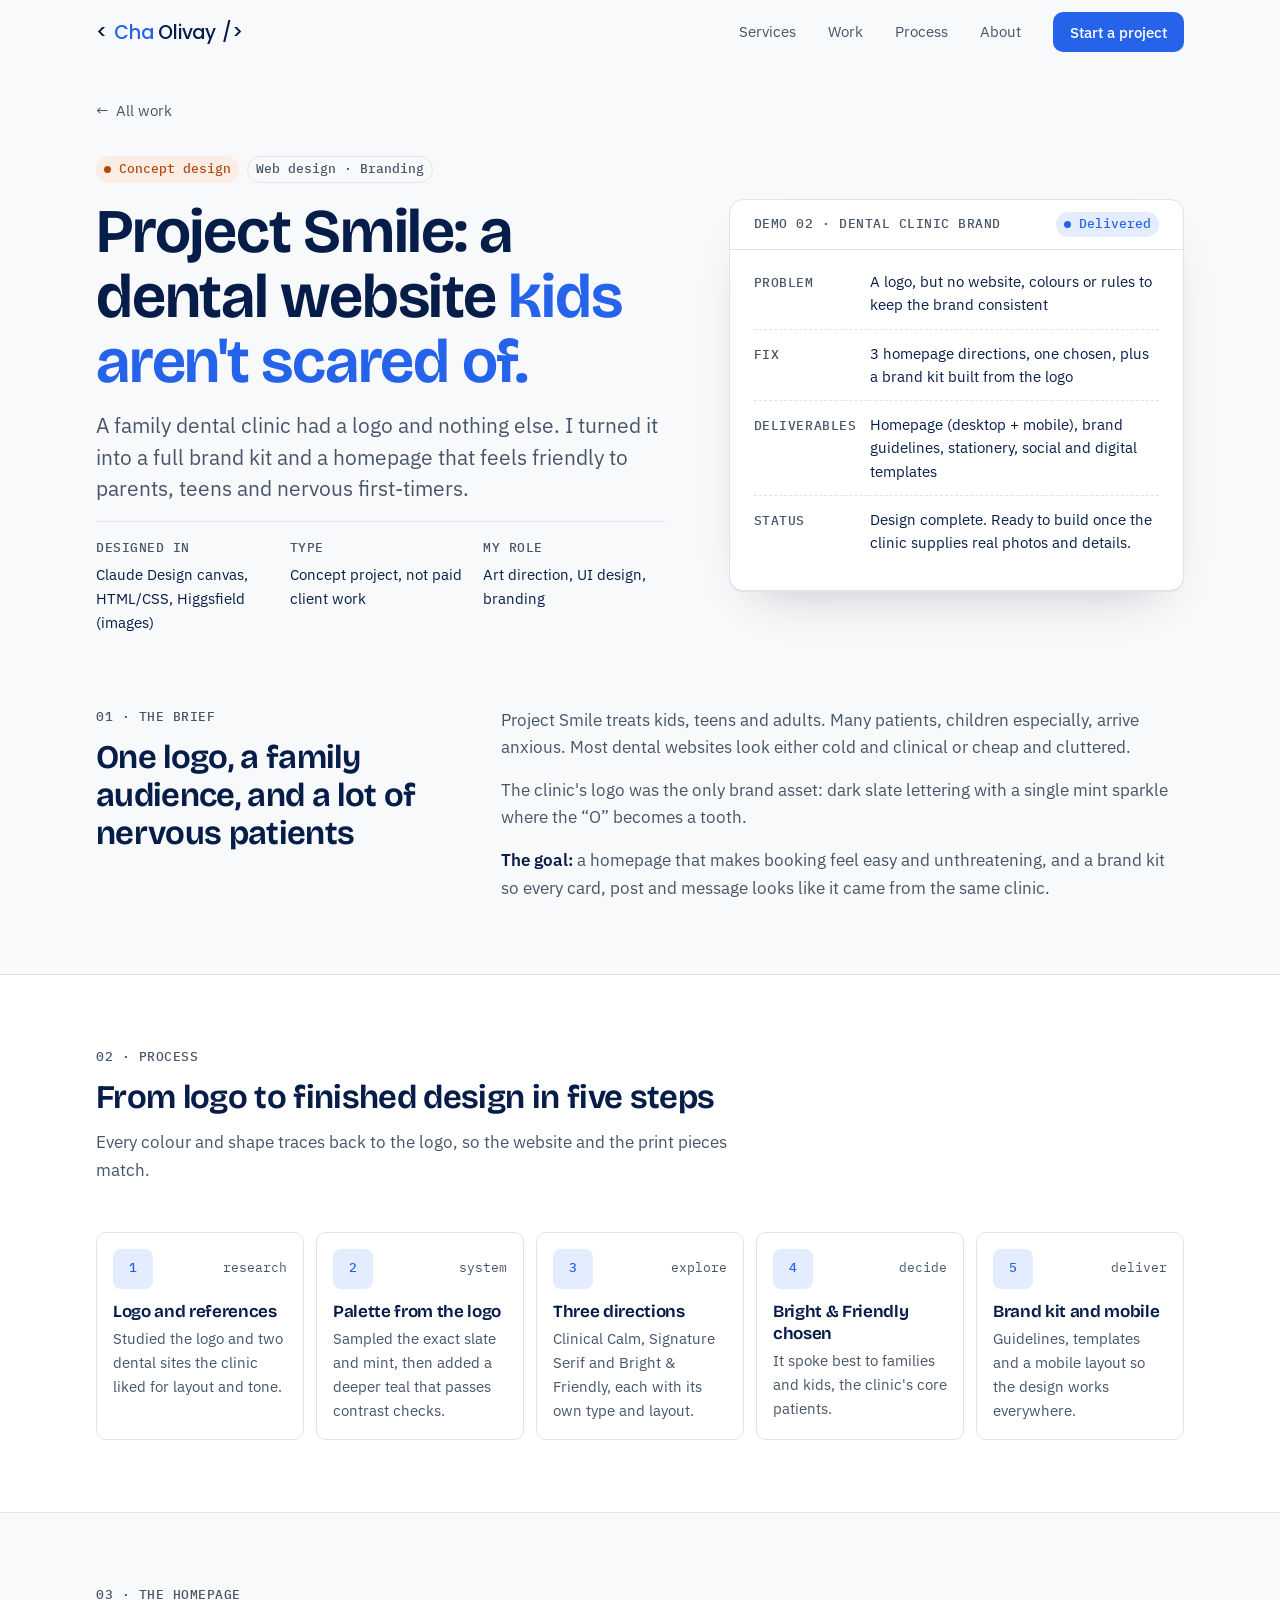
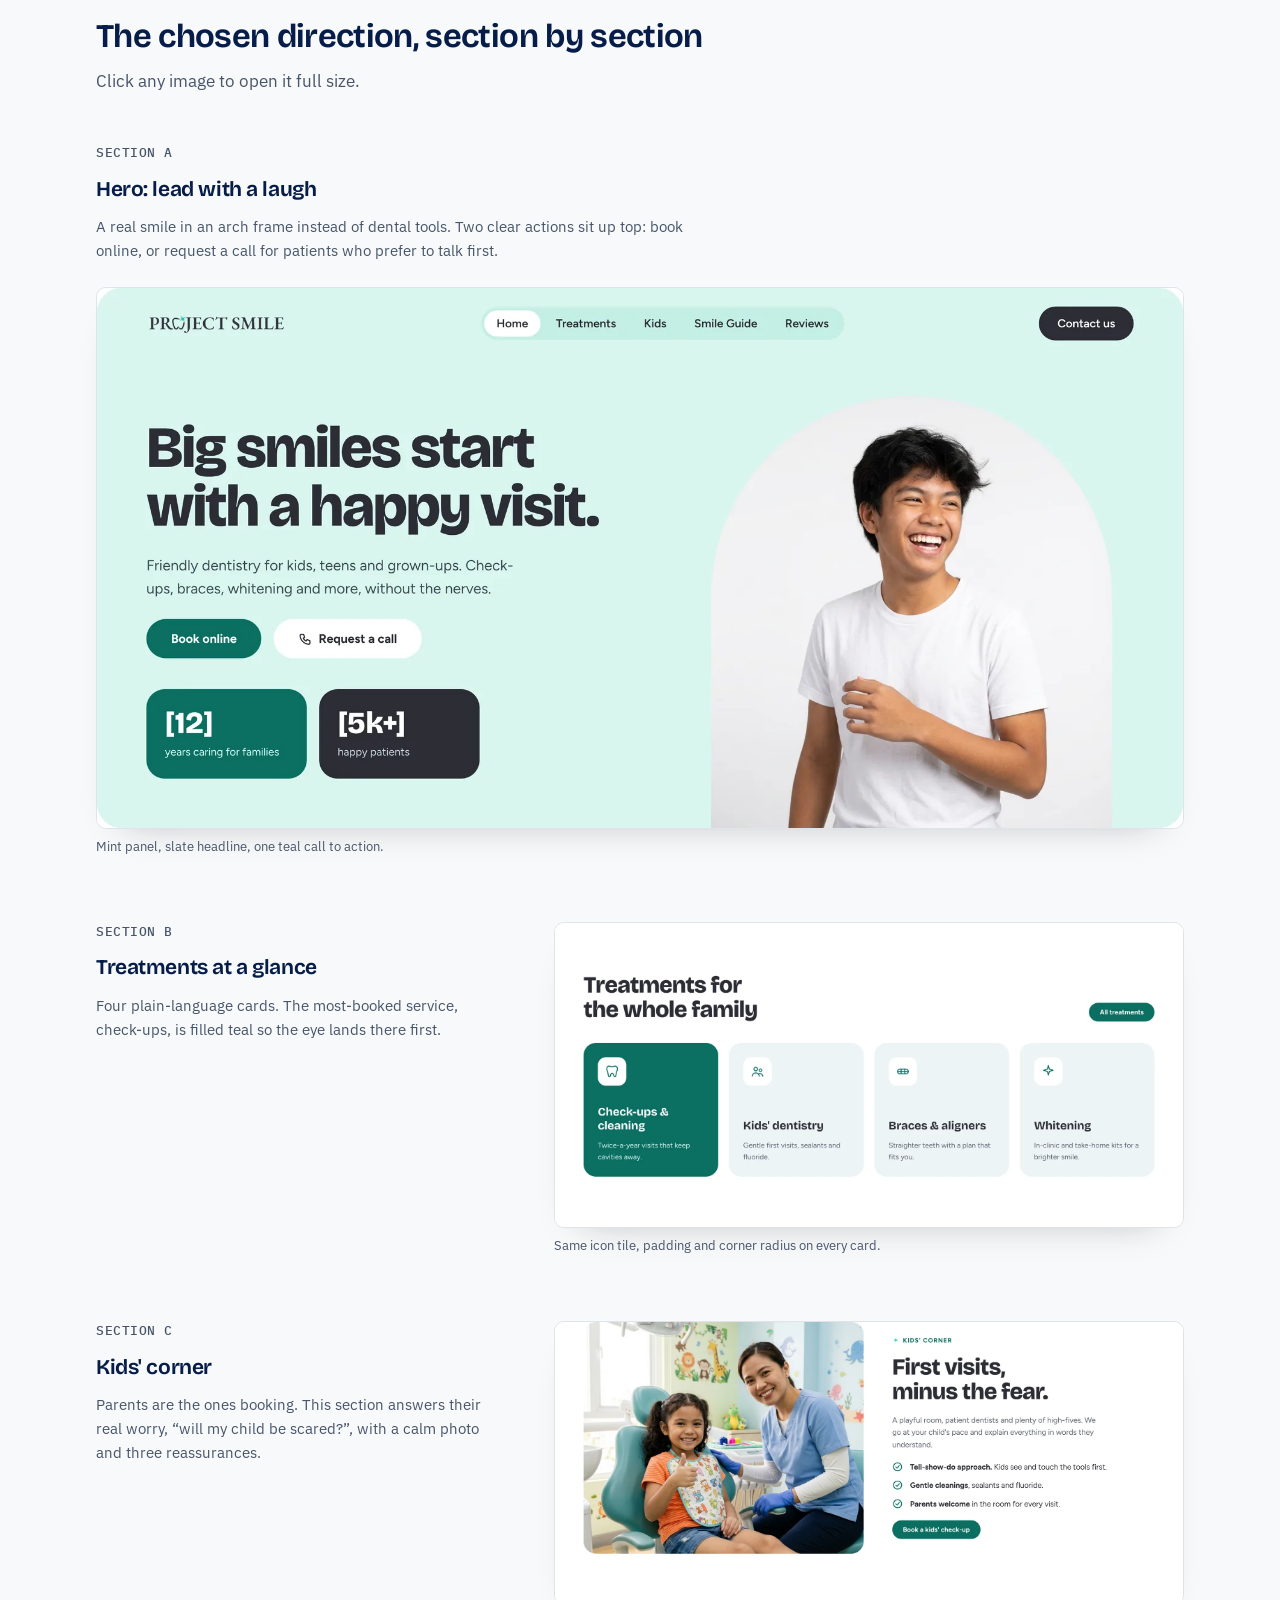
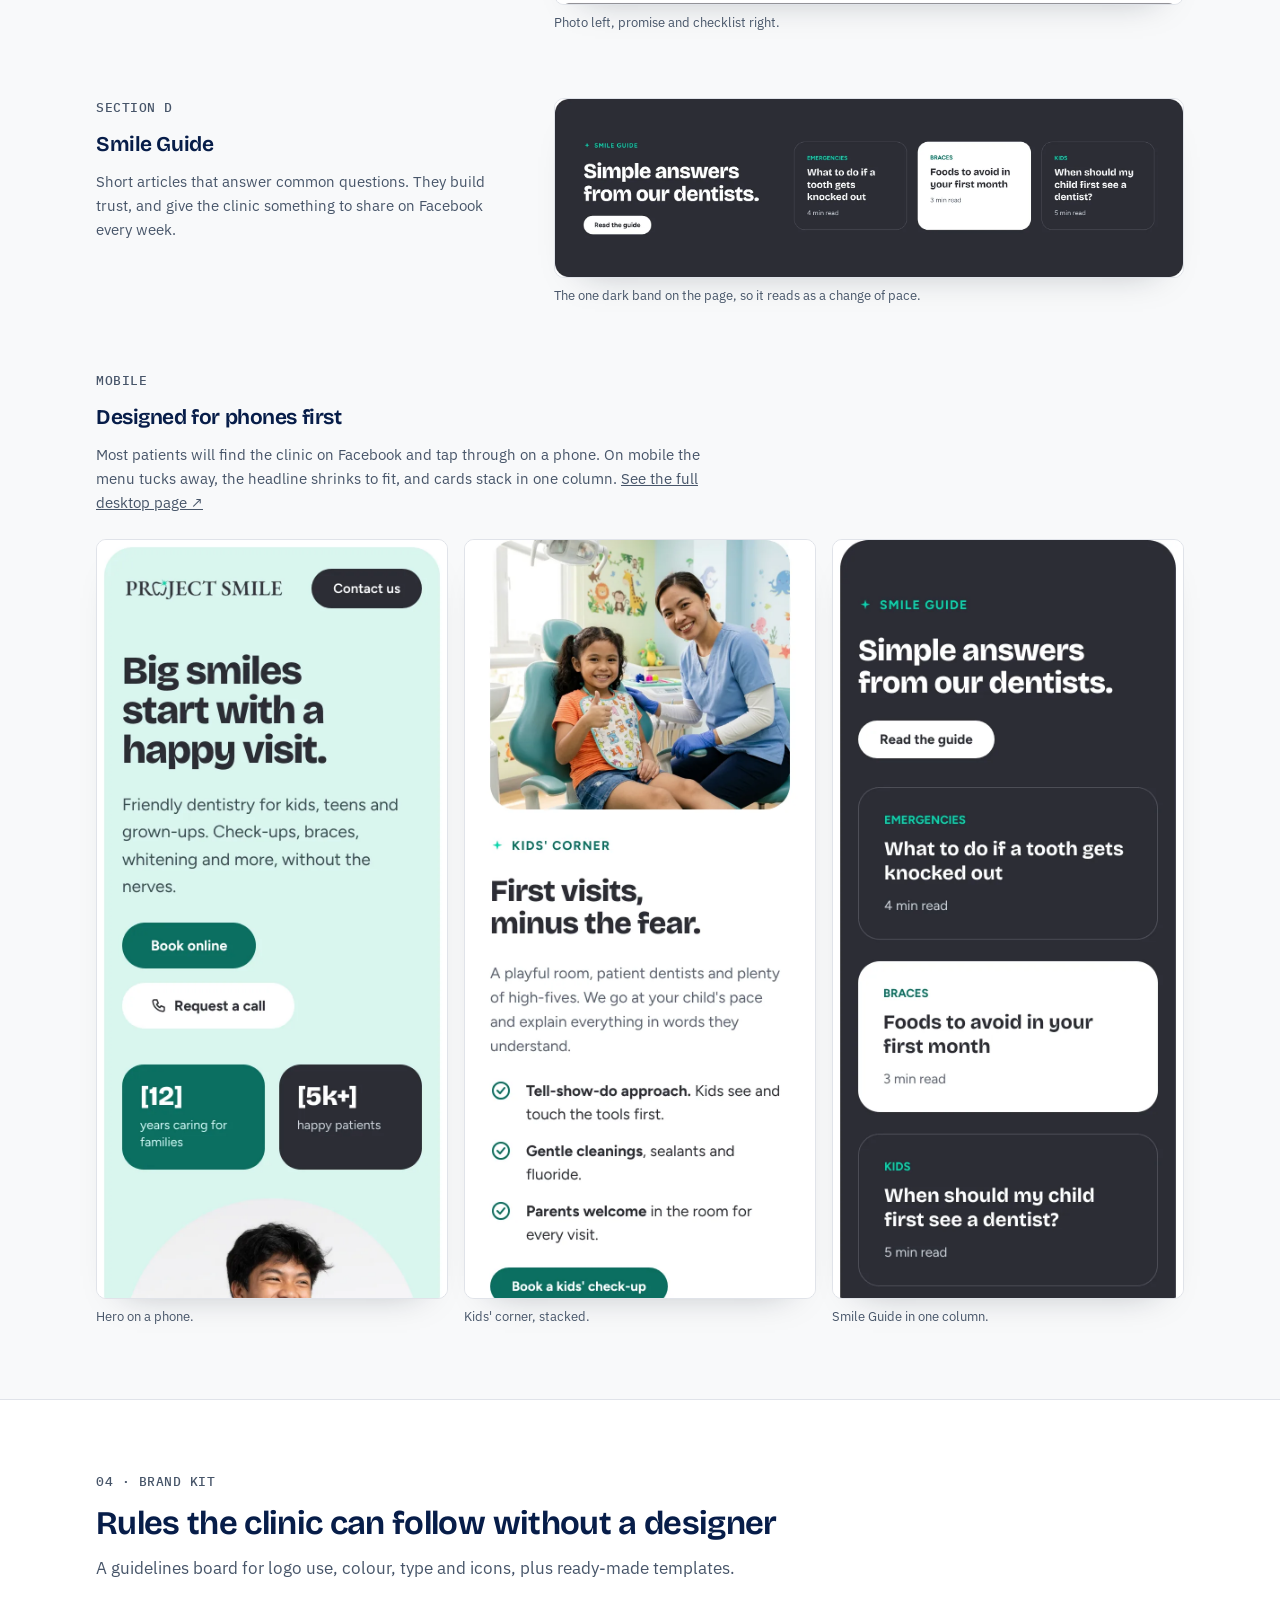
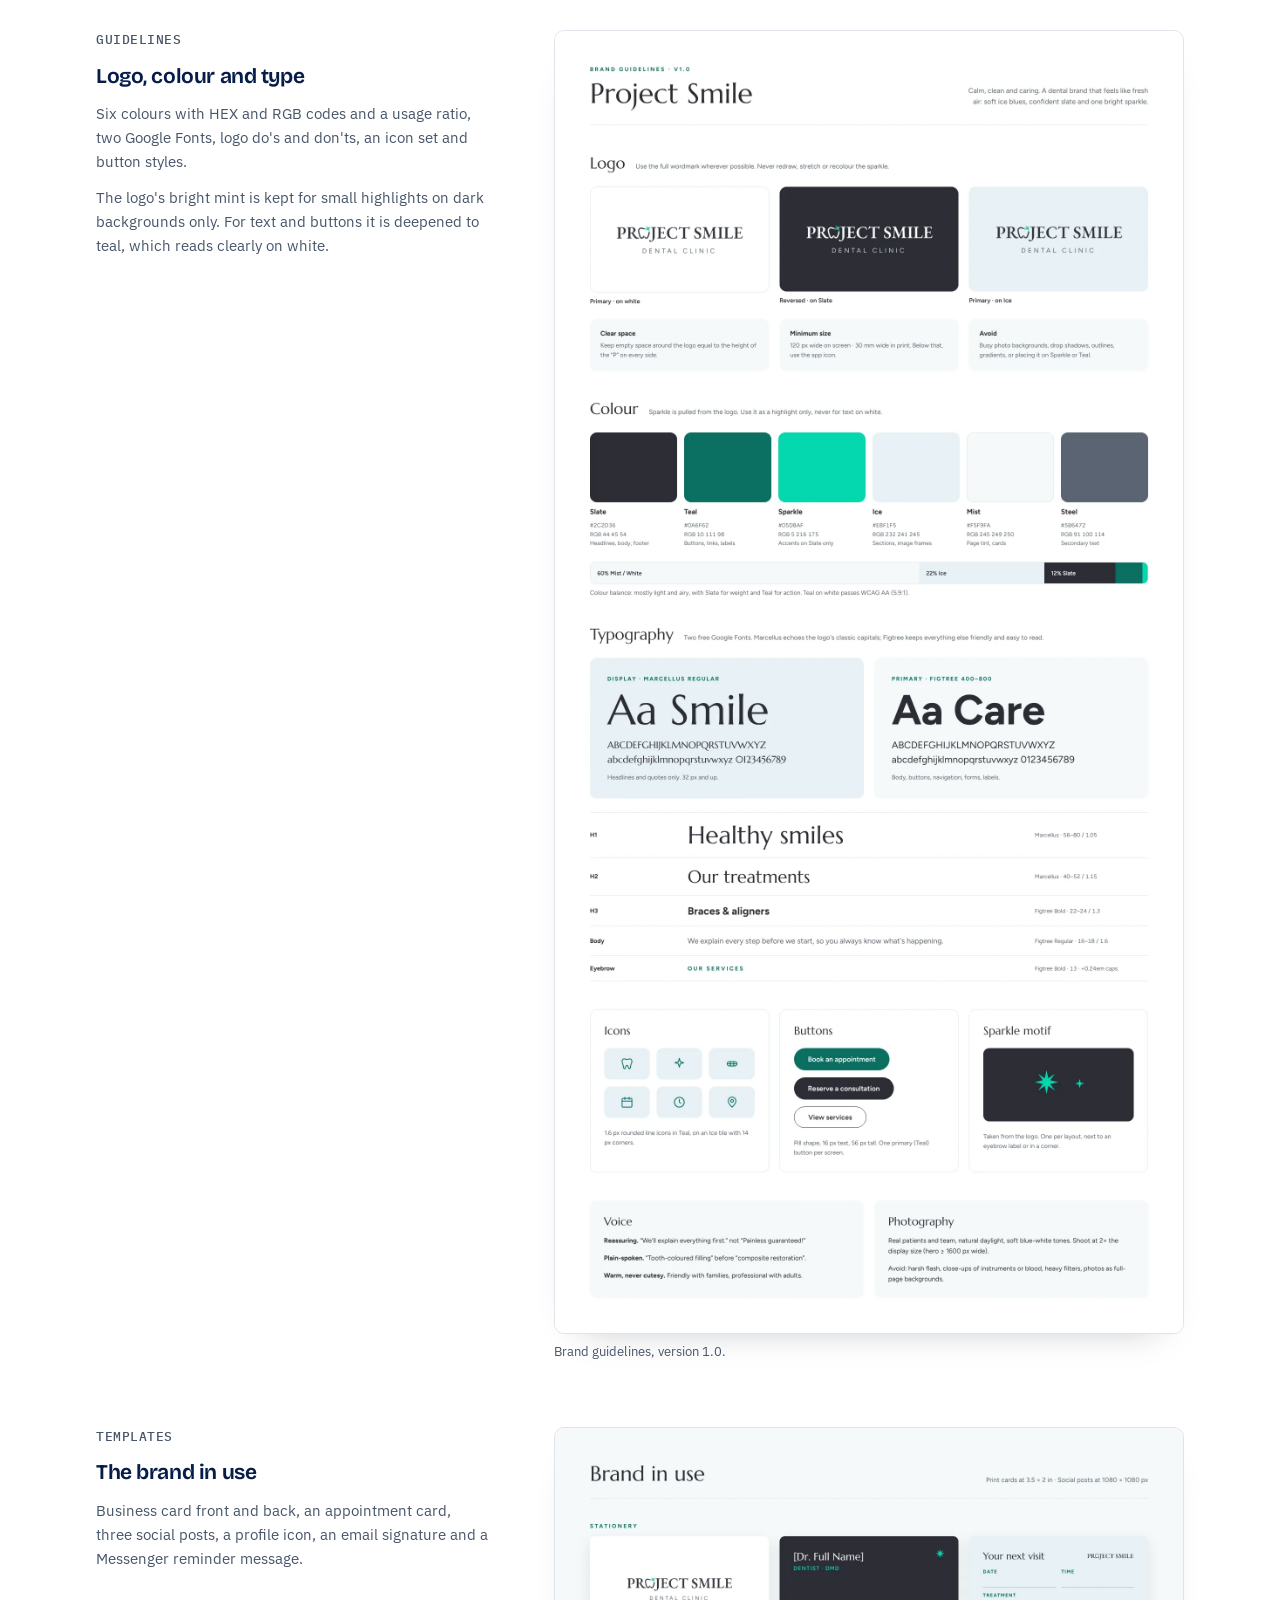
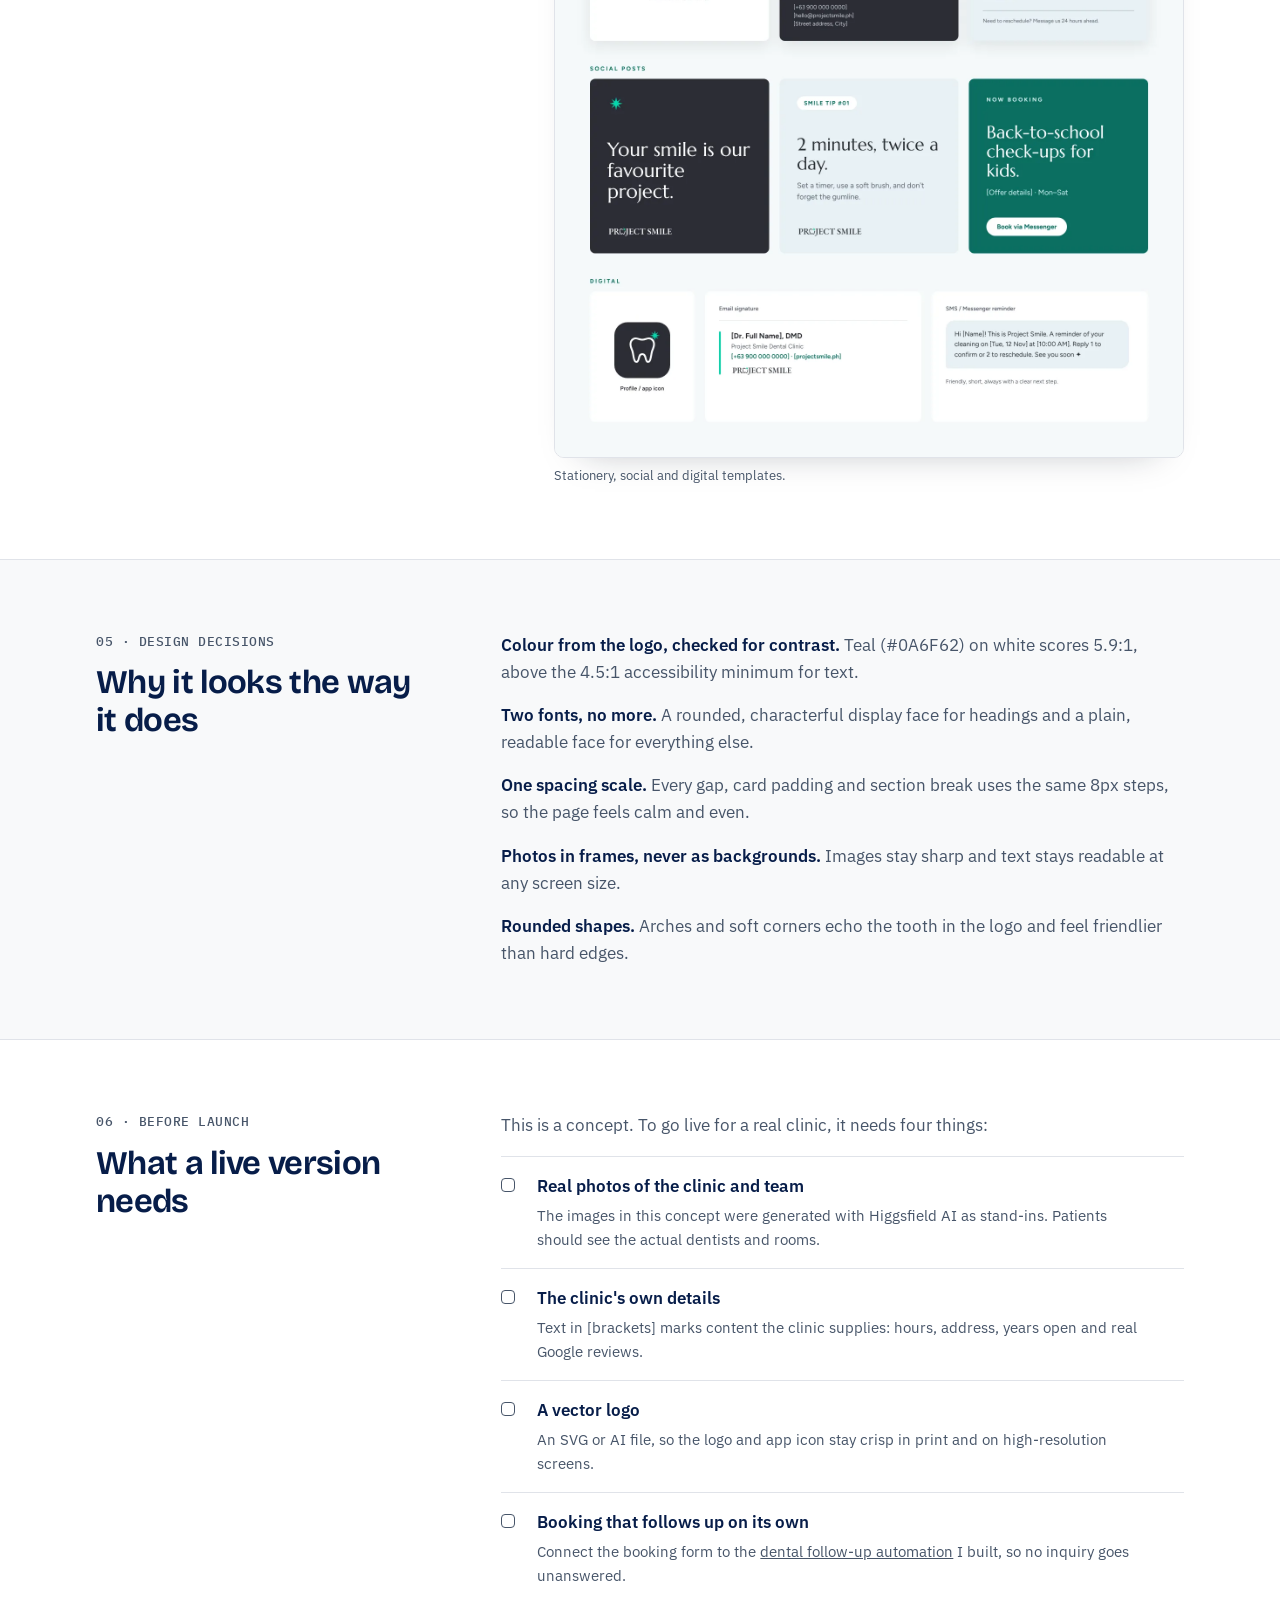
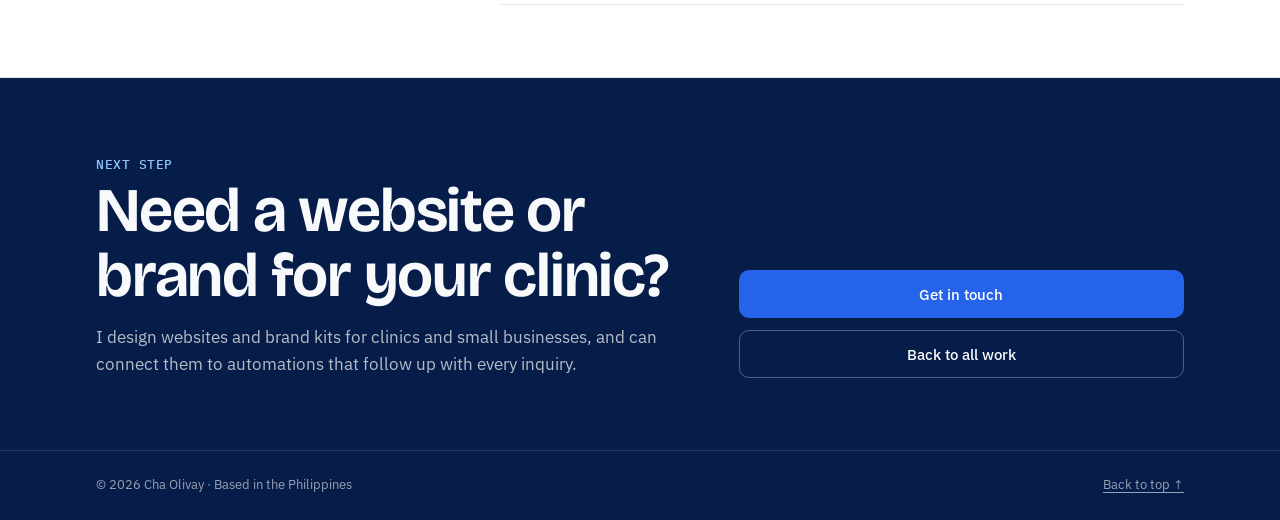
<file: project-smile.html>
<!doctype html>
<html lang="en">
<head>
  <meta charset="utf-8">
  <meta name="viewport" content="width=device-width, initial-scale=1">
  <title>Project Smile Dental Website &amp; Brand Kit — Cha Olivay</title>
  <meta name="description" content="Concept project: a homepage design and branding kit for Project Smile, a family dental clinic, built from its logo and tested on desktop and mobile.">
  <meta property="og:title" content="Project Smile Dental Website &amp; Brand Kit — Cha Olivay">
  <meta property="og:description" content="A friendly homepage and a complete brand kit for a family dental clinic, built from one logo.">
  <meta property="og:type" content="article">
  <link rel="icon" type="image/svg+xml" href="assets/img/favicon.svg">
  <meta name="theme-color" content="#071D49">
  <link rel="preconnect" href="https://fonts.googleapis.com">
  <link rel="preconnect" href="https://fonts.gstatic.com" crossorigin>
  <link href="https://fonts.googleapis.com/css2?family=Bricolage+Grotesque:opsz,wght@12..96,500;12..96,650&family=IBM+Plex+Mono:wght@400;500&family=IBM+Plex+Sans:ital,wght@0,400;0,500;0,600;1,400&family=Poppins:wght@500&display=swap" rel="stylesheet">
  <link rel="stylesheet" href="assets/css/site.css?v=6">
</head>

<body>
  <a class="skip" href="#main">Skip to content</a>

  <!-- ============================== HEADER ============================== -->
  <header class="site-header" id="top">
    <div class="wrap">
      <a class="logo" href="index.html" aria-label="Cha Olivay, home">
        <span class="logo-br" aria-hidden="true">&lt;</span>
        <span><span class="logo-first">Cha</span> Olivay</span>
        <span class="logo-br" aria-hidden="true">/&gt;</span>
      </a>

      <button class="nav-toggle" type="button" aria-expanded="false" aria-controls="site-nav" aria-label="Open menu">
        <svg viewBox="0 0 24 24" fill="none" stroke="currentColor" stroke-width="2" stroke-linecap="round" aria-hidden="true">
          <path d="M4 7h16M4 12h16M4 17h16"/>
        </svg>
      </button>

      <nav class="site-nav" id="site-nav" aria-label="Main">
        <ul>
          <li><a href="index.html#services">Services</a></li>
          <li><a href="index.html#work">Work</a></li>
          <li><a href="index.html#process">Process</a></li>
          <li><a href="index.html#about">About</a></li>
          <li class="nav-cta"><a class="btn btn--primary" href="index.html#contact">Start a project</a></li>
        </ul>
      </nav>
    </div>
  </header>

  <main id="main">

    <!-- ============================== HERO ============================== -->
    <section class="hero cs-hero" aria-labelledby="cs-title">
      <div class="wrap">
        <a class="crumb" href="index.html#work"><span aria-hidden="true">←</span> All work</a>
      </div>
      <div class="wrap hero-grid" style="margin-top: var(--s-6)">
        <div class="hero-copy">
          <div class="case-meta">
            <span class="tag tag--open">Concept design</span>
            <span class="tag tag--muted">Web design · Branding</span>
          </div>
          <h1 id="cs-title">Project Smile: a dental website <em>kids aren't scared of.</em></h1>
          <p class="hero-lede">
            A family dental clinic had a logo and nothing else. I turned it into a full brand kit
            and a homepage that feels friendly to parents, teens and nervous first-timers.
          </p>
          <dl class="cs-meta">
            <div>
              <dt class="label">Designed in</dt>
              <dd>Claude Design canvas, HTML/CSS, Higgsfield (images)</dd>
            </div>
            <div>
              <dt class="label">Type</dt>
              <dd>Concept project, not paid client work</dd>
            </div>
            <div>
              <dt class="label">My role</dt>
              <dd>Art direction, UI design, branding</dd>
            </div>
          </dl>
        </div>

        <article class="casefile reveal" aria-label="Case summary">
          <div class="casefile-top">
            <span class="label">Demo 02 · Dental clinic brand</span>
            <span class="tag">Delivered</span>
          </div>
          <dl>
            <div class="row">
              <dt class="label">Problem</dt>
              <dd>A logo, but no website, colours or rules to keep the brand consistent</dd>
            </div>
            <div class="row">
              <dt class="label">Fix</dt>
              <dd>3 homepage directions, one chosen, plus a brand kit built from the logo</dd>
            </div>
            <div class="row">
              <dt class="label">Deliverables</dt>
              <dd>Homepage (desktop + mobile), brand guidelines, stationery, social and digital templates</dd>
            </div>
            <div class="row">
              <dt class="label">Status</dt>
              <dd>Design complete. Ready to build once the clinic supplies real photos and details.</dd>
            </div>
          </dl>
        </article>
      </div>
    </section>

    <!-- ============================== BRIEF ============================== -->
    <section class="section--flush-top" aria-labelledby="brief-title">
      <div class="wrap cs-block reveal">
        <header class="cs-block-head">
          <span class="label">01 · The brief</span>
          <h2 id="brief-title">One logo, a family audience, and a lot of nervous patients</h2>
        </header>
        <div class="cs-block-body">
          <p>
            Project Smile treats kids, teens and adults. Many patients, children especially,
            arrive anxious. Most dental websites look either cold and clinical or cheap and cluttered.
          </p>
          <p>
            The clinic's logo was the only brand asset: dark slate lettering with a single
            mint sparkle where the “O” becomes a tooth.
          </p>
          <p>
            <strong>The goal:</strong> a homepage that makes booking feel easy and unthreatening,
            and a brand kit so every card, post and message looks like it came from the same clinic.
          </p>
        </div>
      </div>
    </section>

    <!-- ============================== PROCESS ============================== -->
    <section class="work" aria-labelledby="flow-title">
      <div class="wrap">
        <header class="section-head reveal">
          <span class="label">02 · Process</span>
          <h2 id="flow-title">From logo to finished design in five steps</h2>
          <p>Every colour and shape traces back to the logo, so the website and the print pieces match.</p>
        </header>

        <ol class="flow reveal" aria-label="Design process">
          <li class="flow-node">
            <div class="flow-node-top"><span class="num">1</span><span class="when">research</span></div>
            <div><h3>Logo and references</h3><p>Studied the logo and two dental sites the clinic liked for layout and tone.</p></div>
          </li>
          <li class="flow-link" aria-hidden="true">then</li>
          <li class="flow-node">
            <div class="flow-node-top"><span class="num">2</span><span class="when">system</span></div>
            <div><h3>Palette from the logo</h3><p>Sampled the exact slate and mint, then added a deeper teal that passes contrast checks.</p></div>
          </li>
          <li class="flow-link" aria-hidden="true">then</li>
          <li class="flow-node">
            <div class="flow-node-top"><span class="num">3</span><span class="when">explore</span></div>
            <div><h3>Three directions</h3><p>Clinical Calm, Signature Serif and Bright &amp; Friendly, each with its own type and layout.</p></div>
          </li>
          <li class="flow-link" aria-hidden="true">then</li>
          <li class="flow-node">
            <div class="flow-node-top"><span class="num">4</span><span class="when">decide</span></div>
            <div><h3>Bright &amp; Friendly chosen</h3><p>It spoke best to families and kids, the clinic's core patients.</p></div>
          </li>
          <li class="flow-link" aria-hidden="true">then</li>
          <li class="flow-node">
            <div class="flow-node-top"><span class="num">5</span><span class="when">deliver</span></div>
            <div><h3>Brand kit and mobile</h3><p>Guidelines, templates and a mobile layout so the design works everywhere.</p></div>
          </li>
        </ol>
      </div>
    </section>

    <!-- ============================== DESIGN ============================== -->
    <section aria-labelledby="design-title">
      <div class="wrap">
        <header class="section-head reveal">
          <span class="label">03 · The homepage</span>
          <h2 id="design-title">The chosen direction, section by section</h2>
          <p>Click any image to open it full size.</p>
        </header>

        <ol class="build-steps">
          <li class="build-step build-step--wide reveal">
            <div class="build-step-copy">
              <span class="label">Section A</span>
              <h3>Hero: lead with a laugh</h3>
              <p>
                A real smile in an arch frame instead of dental tools. Two clear actions sit up top:
                book online, or request a call for patients who prefer to talk first.
              </p>
            </div>
            <figure class="shot">
              <a class="shot-frame" href="assets/img/project-smile/hero.webp" target="_blank" rel="noopener">
                <img src="assets/img/project-smile/hero.webp" width="1800" height="895" loading="lazy"
                     alt="Project Smile homepage hero on a soft mint panel: headline Big smiles start with a happy visit, Book online and Request a call buttons, two stat tiles and a laughing teenager framed in an arch">
              </a>
              <figcaption>Mint panel, slate headline, one teal call to action.</figcaption>
            </figure>
          </li>

          <li class="build-step reveal">
            <div class="build-step-copy">
              <span class="label">Section B</span>
              <h3>Treatments at a glance</h3>
              <p>
                Four plain-language cards. The most-booked service, check-ups, is filled teal
                so the eye lands there first.
              </p>
            </div>
            <figure class="shot">
              <a class="shot-frame" href="assets/img/project-smile/treatments.webp" target="_blank" rel="noopener">
                <img src="assets/img/project-smile/treatments.webp" width="1800" height="872" loading="lazy"
                     alt="Treatments section with four rounded cards: Check-ups and cleaning highlighted in teal, then Kids' dentistry, Braces and aligners, and Whitening">
              </a>
              <figcaption>Same icon tile, padding and corner radius on every card.</figcaption>
            </figure>
          </li>

          <li class="build-step reveal">
            <div class="build-step-copy">
              <span class="label">Section C</span>
              <h3>Kids' corner</h3>
              <p>
                Parents are the ones booking. This section answers their real worry,
                “will my child be scared?”, with a calm photo and three reassurances.
              </p>
            </div>
            <figure class="shot">
              <a class="shot-frame" href="assets/img/project-smile/kids.webp" target="_blank" rel="noopener">
                <img src="assets/img/project-smile/kids.webp" width="1800" height="809" loading="lazy"
                     alt="Kids' corner section: photo of a smiling girl giving a thumbs up in the dental chair beside her dentist, next to the headline First visits, minus the fear and three checklist points">
              </a>
              <figcaption>Photo left, promise and checklist right.</figcaption>
            </figure>
          </li>

          <li class="build-step reveal">
            <div class="build-step-copy">
              <span class="label">Section D</span>
              <h3>Smile Guide</h3>
              <p>
                Short articles that answer common questions. They build trust, and give the clinic
                something to share on Facebook every week.
              </p>
            </div>
            <figure class="shot">
              <a class="shot-frame" href="assets/img/project-smile/smile-guide.webp" target="_blank" rel="noopener">
                <img src="assets/img/project-smile/smile-guide.webp" width="1800" height="511" loading="lazy"
                     alt="Dark slate Smile Guide band with three article cards: emergencies, foods to avoid with braces, and a child's first dentist visit">
              </a>
              <figcaption>The one dark band on the page, so it reads as a change of pace.</figcaption>
            </figure>
          </li>

          <li class="build-step build-step--wide reveal">
            <div class="build-step-copy">
              <span class="label">Mobile</span>
              <h3>Designed for phones first</h3>
              <p>
                Most patients will find the clinic on Facebook and tap through on a phone.
                On mobile the menu tucks away, the headline shrinks to fit, and cards stack in one column.
                <a href="assets/img/project-smile/full-page.webp" target="_blank" rel="noopener">See the full desktop page ↗</a>
              </p>
            </div>
            <div class="shot-row shot-row--3">
              <figure class="shot">
                <a class="shot-frame" href="assets/img/project-smile/mobile-1.webp" target="_blank" rel="noopener">
                  <img src="assets/img/project-smile/mobile-1.webp" width="780" height="1688" loading="lazy"
                       alt="Mobile homepage: logo and Contact us button, headline, two buttons and stat tiles">
                </a>
                <figcaption>Hero on a phone.</figcaption>
              </figure>
              <figure class="shot">
                <a class="shot-frame" href="assets/img/project-smile/mobile-2.webp" target="_blank" rel="noopener">
                  <img src="assets/img/project-smile/mobile-2.webp" width="780" height="1688" loading="lazy"
                       alt="Mobile Kids' corner: photo above the headline and checklist">
                </a>
                <figcaption>Kids' corner, stacked.</figcaption>
              </figure>
              <figure class="shot">
                <a class="shot-frame" href="assets/img/project-smile/mobile-3.webp" target="_blank" rel="noopener">
                  <img src="assets/img/project-smile/mobile-3.webp" width="780" height="1688" loading="lazy"
                       alt="Mobile Smile Guide band with article cards in one column">
                </a>
                <figcaption>Smile Guide in one column.</figcaption>
              </figure>
            </div>
          </li>
        </ol>
      </div>
    </section>

    <!-- ============================== BRAND KIT ============================== -->
    <section class="work" aria-labelledby="brand-title">
      <div class="wrap">
        <header class="section-head reveal">
          <span class="label">04 · Brand kit</span>
          <h2 id="brand-title">Rules the clinic can follow without a designer</h2>
          <p>A guidelines board for logo use, colour, type and icons, plus ready-made templates.</p>
        </header>

        <ol class="build-steps">
          <li class="build-step reveal">
            <div class="build-step-copy">
              <span class="label">Guidelines</span>
              <h3>Logo, colour and type</h3>
              <p>
                Six colours with HEX and RGB codes and a usage ratio, two Google Fonts,
                logo do's and don'ts, an icon set and button styles.
              </p>
              <p>
                The logo's bright mint is kept for small highlights on dark backgrounds only.
                For text and buttons it is deepened to teal, which reads clearly on white.
              </p>
            </div>
            <figure class="shot">
              <a class="shot-frame" href="assets/img/project-smile/brand-kit.webp" target="_blank" rel="noopener">
                <img src="assets/img/project-smile/brand-kit.webp" width="1440" height="2984" loading="lazy"
                     alt="Project Smile brand guidelines board: logo on white, slate and ice backgrounds, six colour swatches with codes, Marcellus and Figtree type specimens, a type scale, icons, buttons, the sparkle motif, voice and photography rules">
              </a>
              <figcaption>Brand guidelines, version 1.0.</figcaption>
            </figure>
          </li>

          <li class="build-step reveal">
            <div class="build-step-copy">
              <span class="label">Templates</span>
              <h3>The brand in use</h3>
              <p>
                Business card front and back, an appointment card, three social posts,
                a profile icon, an email signature and a Messenger reminder message.
              </p>
            </div>
            <figure class="shot">
              <a class="shot-frame" href="assets/img/project-smile/brand-applications.webp" target="_blank" rel="noopener">
                <img src="assets/img/project-smile/brand-applications.webp" width="1440" height="1442" loading="lazy"
                     alt="Brand applications board: business cards, appointment card, three square social posts, app icon, email signature and SMS reminder">
              </a>
              <figcaption>Stationery, social and digital templates.</figcaption>
            </figure>
          </li>
        </ol>
      </div>
    </section>

    <!-- ============================== DECISIONS ============================== -->
    <section aria-labelledby="why-title">
      <div class="wrap cs-block reveal">
        <header class="cs-block-head">
          <span class="label">05 · Design decisions</span>
          <h2 id="why-title">Why it looks the way it does</h2>
        </header>
        <div class="cs-block-body">
          <p><strong>Colour from the logo, checked for contrast.</strong> Teal (#0A6F62) on white scores 5.9:1, above the 4.5:1 accessibility minimum for text.</p>
          <p><strong>Two fonts, no more.</strong> A rounded, characterful display face for headings and a plain, readable face for everything else.</p>
          <p><strong>One spacing scale.</strong> Every gap, card padding and section break uses the same 8px steps, so the page feels calm and even.</p>
          <p><strong>Photos in frames, never as backgrounds.</strong> Images stay sharp and text stays readable at any screen size.</p>
          <p><strong>Rounded shapes.</strong> Arches and soft corners echo the tooth in the logo and feel friendlier than hard edges.</p>
        </div>
      </div>
    </section>

    <!-- ============================== NEXT ============================== -->
    <section class="work" aria-labelledby="next-title">
      <div class="wrap cs-block reveal">
        <header class="cs-block-head">
          <span class="label">06 · Before launch</span>
          <h2 id="next-title">What a live version needs</h2>
        </header>
        <div class="cs-block-body">
          <p>This is a concept. To go live for a real clinic, it needs four things:</p>
          <ul class="todo">
            <li>
              <div>
                <strong>Real photos of the clinic and team</strong>
                <span>The images in this concept were generated with Higgsfield AI as stand-ins. Patients should see the actual dentists and rooms.</span>
              </div>
            </li>
            <li>
              <div>
                <strong>The clinic's own details</strong>
                <span>Text in [brackets] marks content the clinic supplies: hours, address, years open and real Google reviews.</span>
              </div>
            </li>
            <li>
              <div>
                <strong>A vector logo</strong>
                <span>An SVG or AI file, so the logo and app icon stay crisp in print and on high-resolution screens.</span>
              </div>
            </li>
            <li>
              <div>
                <strong>Booking that follows up on its own</strong>
                <span>Connect the booking form to the <a href="dental.html">dental follow-up automation</a> I built, so no inquiry goes unanswered.</span>
              </div>
            </li>
          </ul>
        </div>
      </div>
    </section>

    <!-- ============================== CTA ============================== -->
    <section class="contact" aria-labelledby="cta-title">
      <div class="wrap contact-grid">
        <div class="reveal">
          <span class="label">Next step</span>
          <h2 id="cta-title">Need a website or brand for your clinic?</h2>
          <p>
            I design websites and brand kits for clinics and small businesses, and can connect them
            to automations that follow up with every inquiry.
          </p>
        </div>
        <div class="contact-actions reveal">
          <a class="btn btn--primary" href="index.html#contact">Get in touch</a>
          <a class="btn btn--ghost" href="index.html#work">Back to all work</a>
        </div>
      </div>
    </section>
  </main>

  <!-- ============================== FOOTER ============================== -->
  <footer class="site-footer">
    <div class="wrap">
      <span>© <span id="year">2026</span> Cha Olivay · Based in the Philippines</span>
      <a href="#top">Back to top ↑</a>
    </div>
  </footer>

  <script src="assets/js/site.js?v=6"></script>
</body>
</html>
</file>
<file: assets/css/site.css>
/* Shared styles for every page. Edit tokens in :root to restyle the site. */
/* ============================================================
   1. TOKENS — change colours and spacing here, nowhere else
   ============================================================ */
:root {
  /* Colour */
  /* Brand palette from color.png */
  --bg:        #F8F9FA;   /* page */
  --surface:   #FFFFFF;
  --ink:       #071D49;   /* navy: text, dark sections */
  --ink-soft:  #475569;   /* secondary text */
  --line:      #E0E3E9;
  --accent:    #2563EB;   /* primary blue */
  --accent-ink:#FFFFFF;
  --accent-bg: #E3EDFF;
  --sky:       #93C5FD;   /* light blue on navy */
  --signal:    #B4470E;   /* "open problem" amber */
  --signal-bg: #FBEDE3;
  --focus:     #2563EB;

  /* Type — 1.25 scale on a 17px base */
  --font-display: "Bricolage Grotesque", "Segoe UI", system-ui, sans-serif;
  --font-body:    "IBM Plex Sans", "Segoe UI", system-ui, sans-serif;
  --font-mono:    "IBM Plex Mono", ui-monospace, Consolas, monospace;
  --fs-xs:  0.8125rem;  /* 13 */
  --fs-sm:  0.9375rem;  /* 15 */
  --fs-md:  1.0625rem;  /* 17 */
  --fs-lg:  1.3125rem;  /* 21 */
  --fs-xl:  1.625rem;   /* 26 */
  --fs-2xl: 2.0625rem;  /* 33 */
  --fs-3xl: clamp(2.375rem, 1.6rem + 3.4vw, 3.875rem); /* 38 → 62 */

  /* Space — 4px base */
  --s-1: 0.25rem; --s-2: 0.5rem;  --s-3: 0.75rem; --s-4: 1rem;
  --s-5: 1.5rem;  --s-6: 2rem;    --s-7: 3rem;    --s-8: 4rem;
  --s-9: 6rem;

  --radius: 10px;
  --wrap: 72rem;
  --measure: 68ch;
  --ease: cubic-bezier(.2, .7, .2, 1);
}

@media (prefers-color-scheme: dark) {
  :root {
    --bg:        #050E24;
    --surface:   #0C1A3A;
    --ink:       #E6ECF7;
    --ink-soft:  #A3B2CC;
    --line:      #1D2E55;
    --accent:    #4F86F7;
    --accent-ink:#FFFFFF;
    --accent-bg: #132A5E;
    --signal:    #F08A4B;
    --signal-bg: #2A1A10;
    --focus:     #7AA7FF;
  }
}

/* ============================================================
   2. BASE
   ============================================================ */
*, *::before, *::after { box-sizing: border-box; }
html { scroll-behavior: smooth; -webkit-text-size-adjust: 100%; }
body {
  margin: 0;
  background: var(--bg);
  color: var(--ink);
  font-family: var(--font-body);
  font-size: var(--fs-md);
  line-height: 1.6;
  -webkit-font-smoothing: antialiased;
}
h1, h2, h3 {
  font-family: var(--font-display);
  font-weight: 650;
  letter-spacing: -0.02em;
  margin: 0;
}
h1 { font-size: var(--fs-3xl); line-height: 1.05; }
h2 { font-size: var(--fs-2xl); line-height: 1.15; }
h3 { font-size: var(--fs-lg);  line-height: 1.3; }
p  { margin: 0; max-width: var(--measure); }
a  { color: inherit; }
ul, ol { margin: 0; padding: 0; }
img { max-width: 100%; display: block; }
:focus-visible { outline: 2px solid var(--focus); outline-offset: 3px; border-radius: 4px; }

.wrap { width: 100%; max-width: var(--wrap); margin: 0 auto; padding: 0 var(--s-4); }
@media (min-width: 640px) { .wrap { padding: 0 var(--s-6); } }

.skip {
  position: absolute; left: var(--s-4); top: -100px;
  background: var(--ink); color: var(--bg); padding: var(--s-2) var(--s-4);
  border-radius: var(--radius); z-index: 100; text-decoration: none;
}
.skip:focus { top: var(--s-4); }

/* Mono label used as section eyebrow and ticket IDs */
.label {
  font-family: var(--font-mono);
  font-size: var(--fs-xs);
  font-weight: 500;
  letter-spacing: 0.04em;
  text-transform: uppercase;
  color: var(--ink-soft);
}

.tag {
  display: inline-flex; align-items: center; gap: var(--s-2);
  font-family: var(--font-mono); font-size: var(--fs-xs); font-weight: 500;
  padding: 2px var(--s-2); border-radius: 999px;
  background: var(--accent-bg); color: var(--accent);
  white-space: nowrap;
}
.tag::before {
  content: ""; width: 7px; height: 7px; border-radius: 50%; background: currentColor;
}
.tag { justify-self: start; }
.tag--open { background: var(--signal-bg); color: var(--signal); }
.tag--muted { background: transparent; color: var(--ink-soft); border: 1px solid var(--line); }
.tag--muted::before { display: none; }

/* Buttons */
.btn {
  display: inline-flex; align-items: center; justify-content: center; gap: var(--s-2);
  min-height: 48px; padding: 0 var(--s-5);
  font: 500 var(--fs-sm)/1 var(--font-body);
  border-radius: var(--radius); text-decoration: none; cursor: pointer;
  border: 1px solid transparent;
  transition: transform .2s var(--ease), background-color .2s var(--ease), border-color .2s var(--ease);
}
.btn:hover { transform: translateY(-1px); }
.btn--primary { background: var(--accent); color: var(--accent-ink); }
.btn--primary:hover { background: var(--ink); color: var(--bg); }
.btn--ghost { background: transparent; color: var(--ink); border-color: var(--line); }
.btn--ghost:hover { border-color: var(--ink); }
.btn[aria-disabled="true"] {
  color: var(--ink-soft); border-style: dashed; cursor: not-allowed; transform: none;
}

/* Section rhythm */
/* One spacing value for every section: 48px phone, 72px desktop.
   Sections with a different background get the full gap (top + bottom).
   Back-to-back sections on the same background use .section--flush-top. */
:root { --section-y: var(--s-7); }
@media (min-width: 900px) { :root { --section-y: 4.5rem; } }
section { padding: var(--section-y) 0; }
.section--flush-top { padding-top: 0; }
.section-head { display: grid; gap: var(--s-3); margin-bottom: var(--s-7); }
.section-head p { color: var(--ink-soft); }

/* Scroll reveal (only when JS is on and motion is allowed) */
.js .reveal { opacity: 0; transform: translateY(14px); transition: opacity .6s var(--ease), transform .6s var(--ease); }
.js .reveal.is-in { opacity: 1; transform: none; }
@media (prefers-reduced-motion: reduce) {
  html { scroll-behavior: auto; }
  .js .reveal { opacity: 1; transform: none; transition: none; }
  .btn { transition: none; }
}

/* ============================================================
   3. HEADER
   ============================================================ */
.site-header {
  position: sticky; top: 0; z-index: 50;
  background: color-mix(in srgb, var(--bg) 88%, transparent);
  backdrop-filter: saturate(140%) blur(10px);
  -webkit-backdrop-filter: saturate(140%) blur(10px);
  border-bottom: 1px solid transparent;
  transition: border-color .25s var(--ease);
}
.site-header.is-scrolled { border-bottom-color: var(--line); }
.site-header .wrap {
  display: flex; align-items: center; justify-content: space-between;
  min-height: 64px; gap: var(--s-4);
}
.brand {
  display: inline-flex; align-items: center; gap: var(--s-3);
  font-family: var(--font-display); font-weight: 650; font-size: var(--fs-md);
  text-decoration: none; letter-spacing: -0.01em;
}
/* Logo: < Cha Olivay />, set in Poppins to match logo.png */
.logo {
  display: inline-flex; align-items: baseline; gap: 0.32em;
  font-family: "Poppins", "Segoe UI", system-ui, sans-serif; font-weight: 500;
  font-size: 1.1875rem; line-height: 1; letter-spacing: -0.01em;
  color: var(--ink); text-decoration: none; white-space: nowrap;
}
.logo-first { color: var(--accent); }
.logo-br { transition: transform .25s var(--ease); }
.logo:hover .logo-br:first-child { transform: translateX(-3px); }
.logo:hover .logo-br:last-child  { transform: translateX(3px); }
@media (prefers-reduced-motion: reduce) { .logo-br { transition: none; } }

.nav-toggle {
  display: inline-flex; align-items: center; justify-content: center;
  width: 44px; height: 44px; border-radius: var(--radius);
  background: transparent; border: 1px solid var(--line); color: var(--ink); cursor: pointer;
}
.nav-toggle svg { width: 20px; height: 20px; }
.site-nav {
  position: absolute; left: 0; right: 0; top: 100%;
  background: var(--bg); border-bottom: 1px solid var(--line);
  padding: var(--s-2) var(--s-4) var(--s-5);
  display: none;
}
.site-nav.is-open { display: block; }
.site-nav ul { list-style: none; display: grid; gap: var(--s-1); }
.site-nav a {
  display: block; padding: var(--s-3) 0; text-decoration: none;
  font-size: var(--fs-md); color: var(--ink-soft);
  transition: color .2s var(--ease);
}
.site-nav a:hover { color: var(--ink); }
.site-nav .nav-cta { margin-top: var(--s-3); }
.site-nav .nav-cta a { color: var(--accent-ink); padding: 0 var(--s-5); display: inline-flex; }

@media (min-width: 860px) {
  .nav-toggle { display: none; }
  .site-nav {
    position: static; display: block; background: none; border: 0; padding: 0;
  }
  .site-nav ul { display: flex; align-items: center; gap: var(--s-6); }
  .site-nav a { padding: var(--s-2) 0; font-size: var(--fs-sm); }
  .site-nav .nav-cta { margin-top: 0; }
  .site-nav .nav-cta a { min-height: 40px; padding: 0 var(--s-4); }
}

/* ============================================================
   4. HERO
   ============================================================ */
.hero { padding-top: var(--s-7); }
.hero-grid { display: grid; gap: var(--s-7); align-items: center; }
@media (min-width: 960px) {
  .hero { padding-top: var(--s-8); }
  .hero-grid { grid-template-columns: 1.25fr 1fr; gap: var(--s-8); }
}
.hero-copy { display: grid; gap: var(--s-5); }
.hero h1 em { font-style: normal; color: var(--accent); }
.hero-lede { font-size: var(--fs-lg); line-height: 1.5; color: var(--ink-soft); max-width: 34ch; }
@media (min-width: 640px) { .hero-lede { max-width: 44ch; } }
.hero-actions { display: flex; flex-wrap: wrap; gap: var(--s-3); padding-top: var(--s-2); }
.hero-facts {
  list-style: none; display: flex; flex-wrap: wrap; gap: var(--s-2) var(--s-5);
  padding-top: var(--s-4); border-top: 1px solid var(--line);
  font-size: var(--fs-sm); color: var(--ink-soft);
}
.hero-facts strong { color: var(--ink); font-weight: 600; }

/* Case-file card — the signature element */
.casefile {
  background: var(--surface); border: 1px solid var(--line); border-radius: 14px;
  box-shadow: 0 1px 0 var(--line), 0 24px 48px -28px rgba(14, 23, 38, .28);
  overflow: hidden;
}
.casefile-top {
  display: flex; justify-content: space-between; align-items: center; gap: var(--s-3);
  padding: var(--s-3) var(--s-5); border-bottom: 1px solid var(--line);
}
.casefile dl { margin: 0; padding: var(--s-2) var(--s-5) var(--s-5); }
.casefile .row {
  display: grid; grid-template-columns: 6.5rem 1fr; gap: var(--s-3);
  padding: var(--s-3) 0; border-bottom: 1px dashed var(--line);
}
.casefile .row:last-child { border-bottom: 0; }
.casefile dt { padding-top: 3px; }
.casefile dd { margin: 0; font-size: var(--fs-sm); line-height: 1.55; }
@media (max-width: 420px) {
  .casefile .row { grid-template-columns: 1fr; gap: var(--s-1); }
}

/* ============================================================
   5. SERVICES
   ============================================================ */
.services-list { list-style: none; display: grid; gap: var(--s-4); }
@media (min-width: 760px) { .services-list { grid-template-columns: 1fr 1fr; } }
.service {
  display: grid; gap: var(--s-3); align-content: start;
  background: var(--surface); border: 1px solid var(--line); border-radius: 14px;
  padding: var(--s-5);
  transition: border-color .25s var(--ease), transform .25s var(--ease);
}
@media (min-width: 640px) { .service { padding: var(--s-6); } }
.service:hover { border-color: var(--ink-soft); }
.service p { color: var(--ink-soft); font-size: var(--fs-sm); }
.service ul {
  list-style: none; display: grid; gap: var(--s-2); padding-top: var(--s-2);
  font-size: var(--fs-sm);
}
.service li { display: grid; grid-template-columns: 1rem 1fr; gap: var(--s-2); }
.service li::before { content: "→"; color: var(--accent); font-family: var(--font-mono); }
.service .good-for {
  margin-top: var(--s-2); padding-top: var(--s-3); border-top: 1px solid var(--line);
  font-size: var(--fs-xs); color: var(--ink-soft);
}
.service .good-for b { font-family: var(--font-mono); font-weight: 500; text-transform: uppercase; letter-spacing: .04em; }

/* ============================================================
   6. WORK
   ============================================================ */
.work { background: var(--surface); border-top: 1px solid var(--line); border-bottom: 1px solid var(--line); }
.case {
  display: grid; gap: var(--s-6);
  padding-bottom: var(--s-7); margin-bottom: var(--s-7); border-bottom: 1px solid var(--line);
}
@media (min-width: 960px) { .case { grid-template-columns: 1fr 1.4fr; gap: var(--s-8); } }
.case-intro { display: grid; gap: var(--s-4); align-content: start; }
.case-intro p { color: var(--ink-soft); }
.case-meta { display: flex; flex-wrap: wrap; gap: var(--s-2); }
.case-steps { list-style: none; display: grid; gap: 0; counter-reset: step; }
.case-steps li {
  display: grid; grid-template-columns: 7rem 1fr; gap: var(--s-4);
  padding: var(--s-4) 0; border-top: 1px solid var(--line);
}
.case-steps li:last-child { border-bottom: 1px solid var(--line); }
.case-steps .label { padding-top: 4px; }
.case-steps p { font-size: var(--fs-sm); }
.case-steps .chips { display: flex; flex-wrap: wrap; gap: var(--s-2); }
.chip {
  font-size: var(--fs-xs); padding: 3px var(--s-3); border-radius: 999px;
  border: 1px solid var(--line); background: var(--bg);
}
@media (max-width: 560px) {
  .case-steps li { grid-template-columns: 1fr; gap: var(--s-2); }
}

.demos-head { display: grid; gap: var(--s-2); margin-bottom: var(--s-5); }
.demos-head p { color: var(--ink-soft); font-size: var(--fs-sm); }
.demos { list-style: none; display: grid; gap: var(--s-4); }
@media (min-width: 760px) { .demos { grid-template-columns: repeat(3, 1fr); } }
.demo {
  display: grid; gap: var(--s-3); align-content: start;
  border: 1px solid var(--line); border-radius: 14px; padding: var(--s-5);
  background: var(--bg);
}
.demo p { color: var(--ink-soft); font-size: var(--fs-sm); }
.demo .btn { margin-top: var(--s-2); justify-self: start; min-height: 40px; padding: 0 var(--s-4); font-size: var(--fs-xs); }

/* ============================================================
   7. PROCESS
   ============================================================ */
.steps { list-style: none; display: grid; gap: var(--s-5); counter-reset: step; }
@media (min-width: 760px) { .steps { grid-template-columns: repeat(2, 1fr); gap: var(--s-6); } }
@media (min-width: 1080px) { .steps { grid-template-columns: repeat(4, 1fr); } }
.step { display: grid; gap: var(--s-3); align-content: start; padding-top: var(--s-4); border-top: 2px solid var(--ink); }
.step p { color: var(--ink-soft); font-size: var(--fs-sm); }
.step .num { font-family: var(--font-mono); font-size: var(--fs-xs); color: var(--accent); }

/* ============================================================
   8. ABOUT
   ============================================================ */
.about-grid { display: grid; gap: var(--s-7); }
@media (min-width: 960px) { .about-grid { grid-template-columns: 1.2fr 1fr; gap: var(--s-8); } }
.about-copy { display: grid; gap: var(--s-4); }
.about-copy p { color: var(--ink-soft); }
.about-copy p:first-of-type { color: var(--ink); font-size: var(--fs-lg); line-height: 1.5; }
.ledger { list-style: none; display: grid; }
.ledger li {
  display: grid; grid-template-columns: 1fr auto; gap: var(--s-4); align-items: baseline;
  padding: var(--s-4) 0; border-bottom: 1px solid var(--line);
}
.ledger li:first-child { border-top: 1px solid var(--line); }
.ledger span:first-child { font-size: var(--fs-sm); }
.tools { display: flex; flex-wrap: wrap; gap: var(--s-2); margin-top: var(--s-5); }
.tools-note { margin-top: var(--s-3); font-size: var(--fs-xs); color: var(--ink-soft); }

/* ============================================================
   9. CONTACT
   ============================================================ */
.contact { background: var(--ink); color: var(--bg); }
.contact .label { color: var(--sky); }
.contact-grid { display: grid; gap: var(--s-6); }
@media (min-width: 960px) { .contact-grid { grid-template-columns: 1.3fr 1fr; align-items: end; gap: var(--s-8); } }
.contact h2 { font-size: var(--fs-3xl); line-height: 1.05; }
.contact p { color: color-mix(in srgb, var(--bg) 72%, transparent); margin-top: var(--s-4); }
.contact-actions { display: grid; gap: var(--s-3); }
.contact .btn--primary { background: var(--accent); color: var(--accent-ink); }
.contact .btn--primary:hover { background: var(--bg); color: var(--ink); }
.contact .btn--ghost { color: var(--bg); border-color: color-mix(in srgb, var(--bg) 30%, transparent); }
.contact .btn--ghost:hover { border-color: var(--bg); }
.copy-status { min-height: 1.4em; font-family: var(--font-mono); font-size: var(--fs-xs); }
.copy-status.is-ok { color: var(--sky); }
.copy-status.is-error { color: var(--signal); }
.btn-icon { width: 18px; height: 18px; flex: none; }
.btn--sm { min-height: 40px; padding: 0 var(--s-4); font-size: var(--fs-xs); flex: 1 1 0; }
.email-options {
  display: grid; gap: var(--s-2);
  padding: var(--s-4); border-radius: var(--radius);
  border: 1px solid color-mix(in srgb, var(--bg) 18%, transparent);
  animation: drop .25s var(--ease);
}
.email-options[hidden] { display: none; }
.contact .email-options-label { margin: 0; font-size: var(--fs-xs); font-family: var(--font-mono); text-transform: uppercase; letter-spacing: .04em; }
.email-options-row { display: flex; flex-wrap: wrap; gap: var(--s-2); }
@keyframes drop { from { opacity: 0; transform: translateY(-6px); } to { opacity: 1; transform: none; } }
@media (prefers-reduced-motion: reduce) { .email-options { animation: none; } }

/* ============================================================
   10. FOOTER
   ============================================================ */
.site-footer { background: var(--ink); color: color-mix(in srgb, var(--bg) 60%, transparent); border-top: 1px solid color-mix(in srgb, var(--bg) 12%, transparent); }
.site-footer .wrap { display: flex; flex-wrap: wrap; justify-content: space-between; gap: var(--s-3); padding-top: var(--s-5); padding-bottom: var(--s-5); font-size: var(--fs-xs); }
.site-footer a { text-underline-offset: 3px; }

/* ============================================================
   11. CASE STUDY PAGES
   ============================================================ */
.crumb {
  display: inline-flex; align-items: center; gap: var(--s-2);
  font-size: var(--fs-sm); color: var(--ink-soft); text-decoration: none;
  transition: color .2s var(--ease);
}
.crumb:hover { color: var(--ink); }

.cs-hero { padding-top: var(--s-6); }
.cs-hero .hero-copy { gap: var(--s-4); }
.cs-meta {
  display: grid; gap: var(--s-3); margin: 0; padding-top: var(--s-4);
  border-top: 1px solid var(--line);
}
@media (min-width: 640px) { .cs-meta { grid-template-columns: repeat(3, 1fr); } }
.cs-meta dd { margin: var(--s-1) 0 0; font-size: var(--fs-sm); }

/* Prose block: heading left, text right on wide screens */
.cs-block { display: grid; gap: var(--s-4); }
@media (min-width: 960px) { .cs-block { grid-template-columns: 1fr 2fr; gap: var(--s-8); } }
.cs-block-head { display: grid; gap: var(--s-3); align-content: start; }
.cs-block-body { display: grid; gap: var(--s-4); align-content: start; }
.cs-block-body > p { color: var(--ink-soft); }
.cs-block-body > p strong { color: var(--ink); font-weight: 600; }

/* Flow diagram */
.flow { list-style: none; display: grid; gap: 0; }
.flow-node {
  display: grid; grid-template-columns: 2.5rem 1fr; gap: var(--s-3); align-items: start;
  background: var(--surface); border: 1px solid var(--line); border-radius: var(--radius);
  padding: var(--s-4);
}
.flow-node .num {
  width: 2.5rem; height: 2.5rem; border-radius: 8px; display: grid; place-items: center;
  font-family: var(--font-mono); font-size: var(--fs-xs); font-weight: 500;
  background: var(--accent-bg); color: var(--accent);
}
.flow-node h3 { font-size: var(--fs-md); line-height: 1.3; }
.flow-node p { font-size: var(--fs-sm); color: var(--ink-soft); margin-top: var(--s-1); }
.flow-link {
  display: flex; align-items: center; gap: var(--s-2);
  padding: var(--s-2) 0 var(--s-2) calc(var(--s-4) + 1.25rem - 1px);
  font-family: var(--font-mono); font-size: var(--fs-xs); color: var(--ink-soft);
}
.flow-link::before { content: ""; width: 2px; height: 1.5rem; background: var(--line); }
.flow-link--wait { color: var(--signal); }
.flow-link--wait::before { background: repeating-linear-gradient(to bottom, var(--signal) 0 3px, transparent 3px 6px); }
.flow-node-top { display: contents; }
.when { display: none; }
@media (min-width: 1080px) {
  .flow { grid-template-columns: repeat(5, minmax(0, 1fr)); gap: var(--s-3); }
  .flow-link { display: none; }
  .flow-node { grid-template-columns: 1fr; align-content: start; gap: var(--s-3); }
  .flow-node-top { display: flex; align-items: center; justify-content: space-between; gap: var(--s-2); }
  .when { display: inline; font-family: var(--font-mono); font-size: var(--fs-xs); color: var(--ink-soft); }
  .when--wait { color: var(--signal); }
}

/* Build steps */
.build-steps { list-style: none; display: grid; gap: var(--s-8); }
.build-step { display: grid; gap: var(--s-5); }
@media (min-width: 960px) {
  .build-step { grid-template-columns: 1fr 1.6fr; gap: var(--s-8); align-items: start; }
  .build-step--wide { grid-template-columns: 1fr; gap: var(--s-5); }
}
.build-step-copy { display: grid; gap: var(--s-3); align-content: start; }
.build-step-copy p { color: var(--ink-soft); font-size: var(--fs-sm); }
.build-step-copy .note { font-size: var(--fs-xs); }

/* Screenshot frames */
.shot { margin: 0; display: grid; gap: var(--s-2); }
.shot-frame {
  display: block; background: #FFFFFF; border: 1px solid var(--line); border-radius: var(--radius);
  overflow: hidden; box-shadow: 0 18px 36px -28px rgba(14, 23, 38, .35);
  transition: transform .25s var(--ease), box-shadow .25s var(--ease);
}
a.shot-frame:hover { transform: translateY(-2px); box-shadow: 0 22px 40px -26px rgba(14, 23, 38, .4); }
.shot-frame img { width: 100%; height: auto; }
.shot figcaption { font-size: var(--fs-xs); color: var(--ink-soft); }
.shot-stack { display: grid; gap: var(--s-4); }
.shot-row { display: grid; gap: var(--s-4); }
@media (min-width: 760px) { .shot-row--3 { grid-template-columns: repeat(3, 1fr); } }
.shot-scroll { overflow-x: auto; -webkit-overflow-scrolling: touch; }
.shot-scroll img { min-width: 720px; }
@media (min-width: 900px) { .shot-scroll img { min-width: 0; } }

/* Incident-style troubleshooting record */
.incident {
  background: var(--surface); border: 1px solid var(--line); border-radius: 14px; overflow: hidden;
}
.incident-top {
  display: flex; justify-content: space-between; align-items: center; gap: var(--s-3); flex-wrap: wrap;
  padding: var(--s-3) var(--s-5); border-bottom: 1px solid var(--line);
}
.incident dl { margin: 0; padding: var(--s-2) var(--s-5) var(--s-4); }
.incident .row {
  display: grid; grid-template-columns: 7.5rem 1fr; gap: var(--s-3);
  padding: var(--s-3) 0; border-bottom: 1px dashed var(--line);
}
.incident .row:last-child { border-bottom: 0; }
.incident dt { padding-top: 3px; }
.incident dd { margin: 0; font-size: var(--fs-sm); }
.incident code {
  font-family: var(--font-mono); font-size: 0.85em; background: var(--signal-bg); color: var(--signal);
  padding: 1px 6px; border-radius: 4px; overflow-wrap: anywhere;
}
@media (max-width: 480px) { .incident .row { grid-template-columns: 1fr; gap: var(--s-1); } }

/* Next-steps list */
.todo { list-style: none; display: grid; }
.todo li {
  display: grid; grid-template-columns: 1.5rem 1fr; gap: var(--s-3);
  padding: var(--s-4) 0; border-bottom: 1px solid var(--line);
}
.todo li:first-child { border-top: 1px solid var(--line); }
.todo li::before {
  content: ""; width: 14px; height: 14px; margin-top: 5px; border-radius: 4px;
  border: 1.5px solid var(--ink-soft);
}
.todo strong { display: block; font-weight: 600; }
.todo span { display: block; font-size: var(--fs-sm); color: var(--ink-soft); margin-top: var(--s-1); max-width: var(--measure); }

.cs-divider { border: 0; border-top: 1px solid var(--line); margin: 0; }
.swipe-hint { color: var(--signal); }
@media (min-width: 900px) { .swipe-hint { display: none; } }

/* ============================================================
   12. FULL-SCREEN HERO (homepage)
   The hero fills the first screen like its own page; the scroll
   cue glides down to the next section.
   ============================================================ */
section[id] { scroll-margin-top: 64px; } /* land below the sticky header */
.hero--full {
  min-height: calc(100vh - 64px);
  min-height: calc(100svh - 64px);
  display: flex; flex-direction: column;
  padding-bottom: var(--s-5);
}
.hero--full > .hero-grid { flex: 1; align-content: center; }
.scroll-cue {
  align-self: center;
  display: inline-flex; flex-direction: column; align-items: center; gap: var(--s-1);
  margin-top: var(--s-7);
  font-family: var(--font-mono); font-size: var(--fs-xs); letter-spacing: .08em; text-transform: uppercase;
  color: var(--ink-soft); text-decoration: none;
  transition: color .2s var(--ease);
}
.scroll-cue:hover { color: var(--accent); }
.scroll-cue svg { width: 20px; height: 20px; animation: cue 2.4s var(--ease) infinite; }
@keyframes cue { 0%, 100% { transform: translateY(0); opacity: .6; } 50% { transform: translateY(6px); opacity: 1; } }
@media (prefers-reduced-motion: reduce) { .scroll-cue svg { animation: none; } }
</file>
